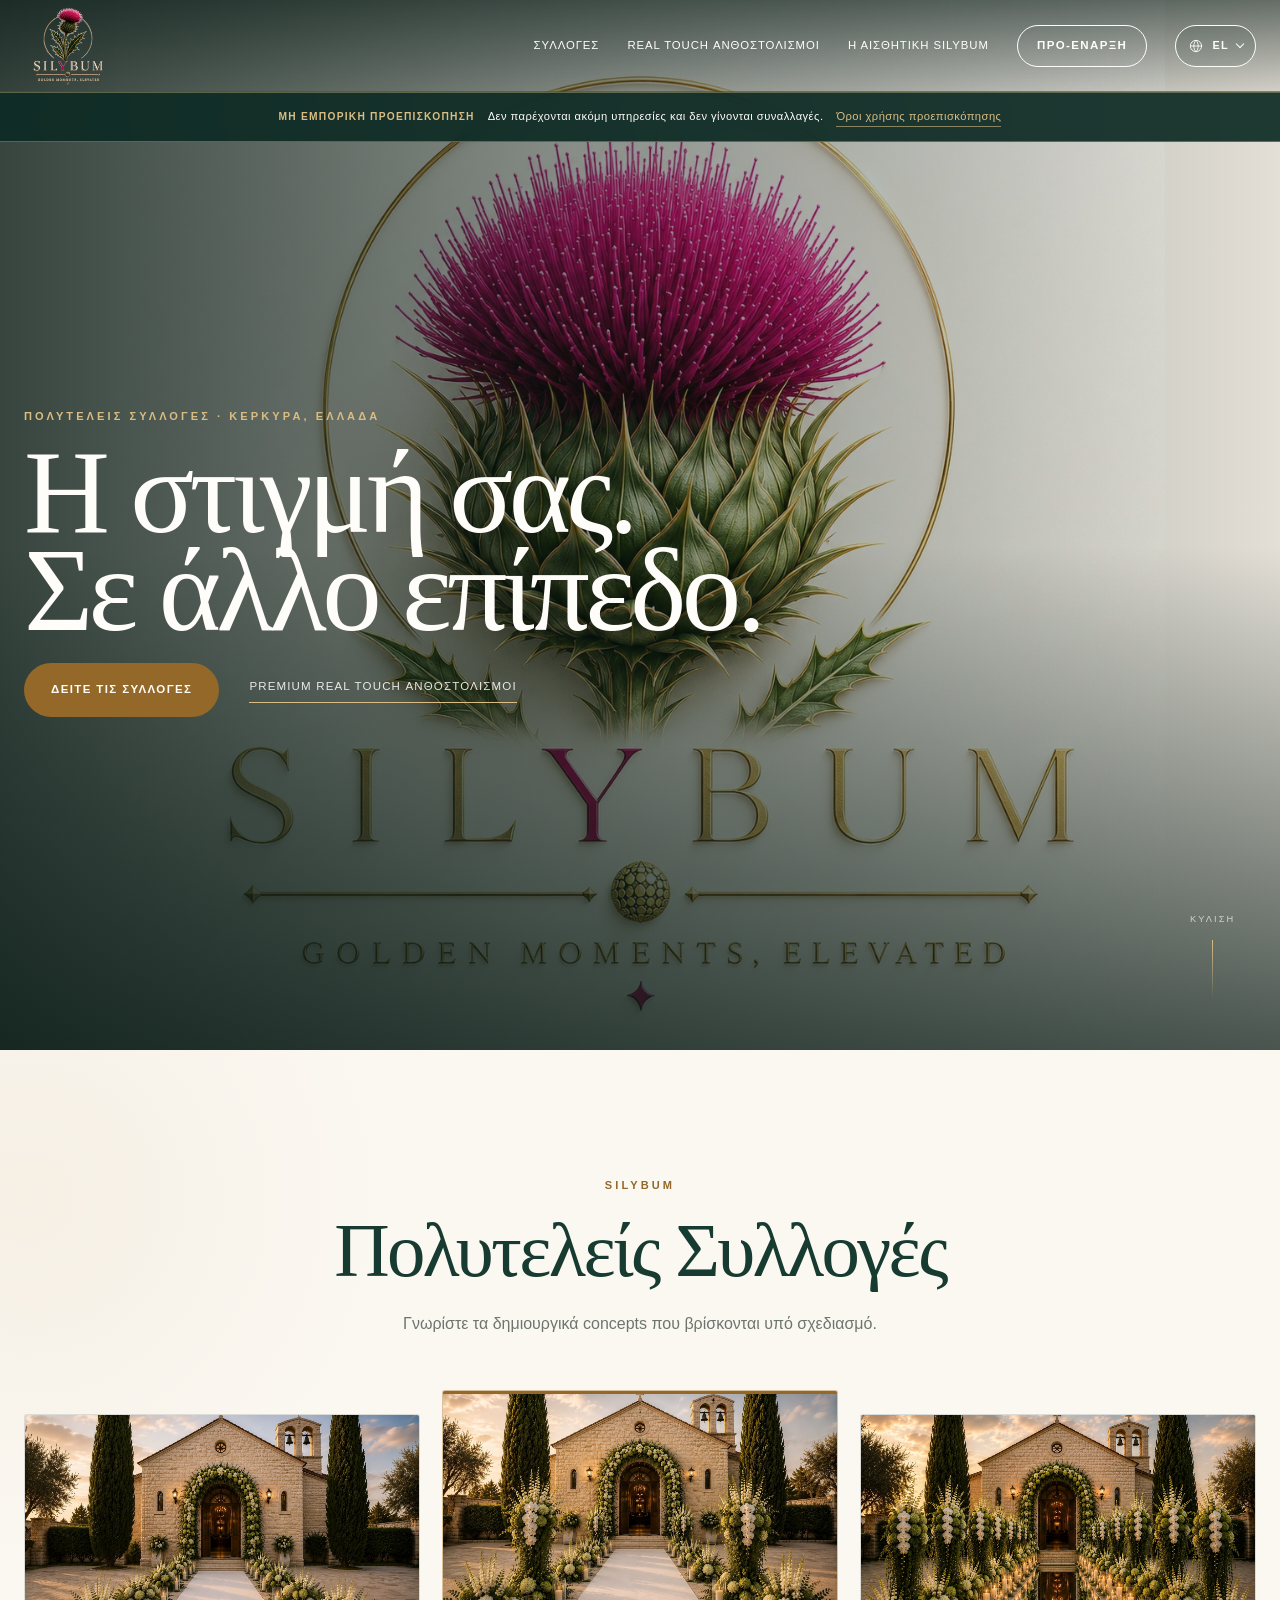
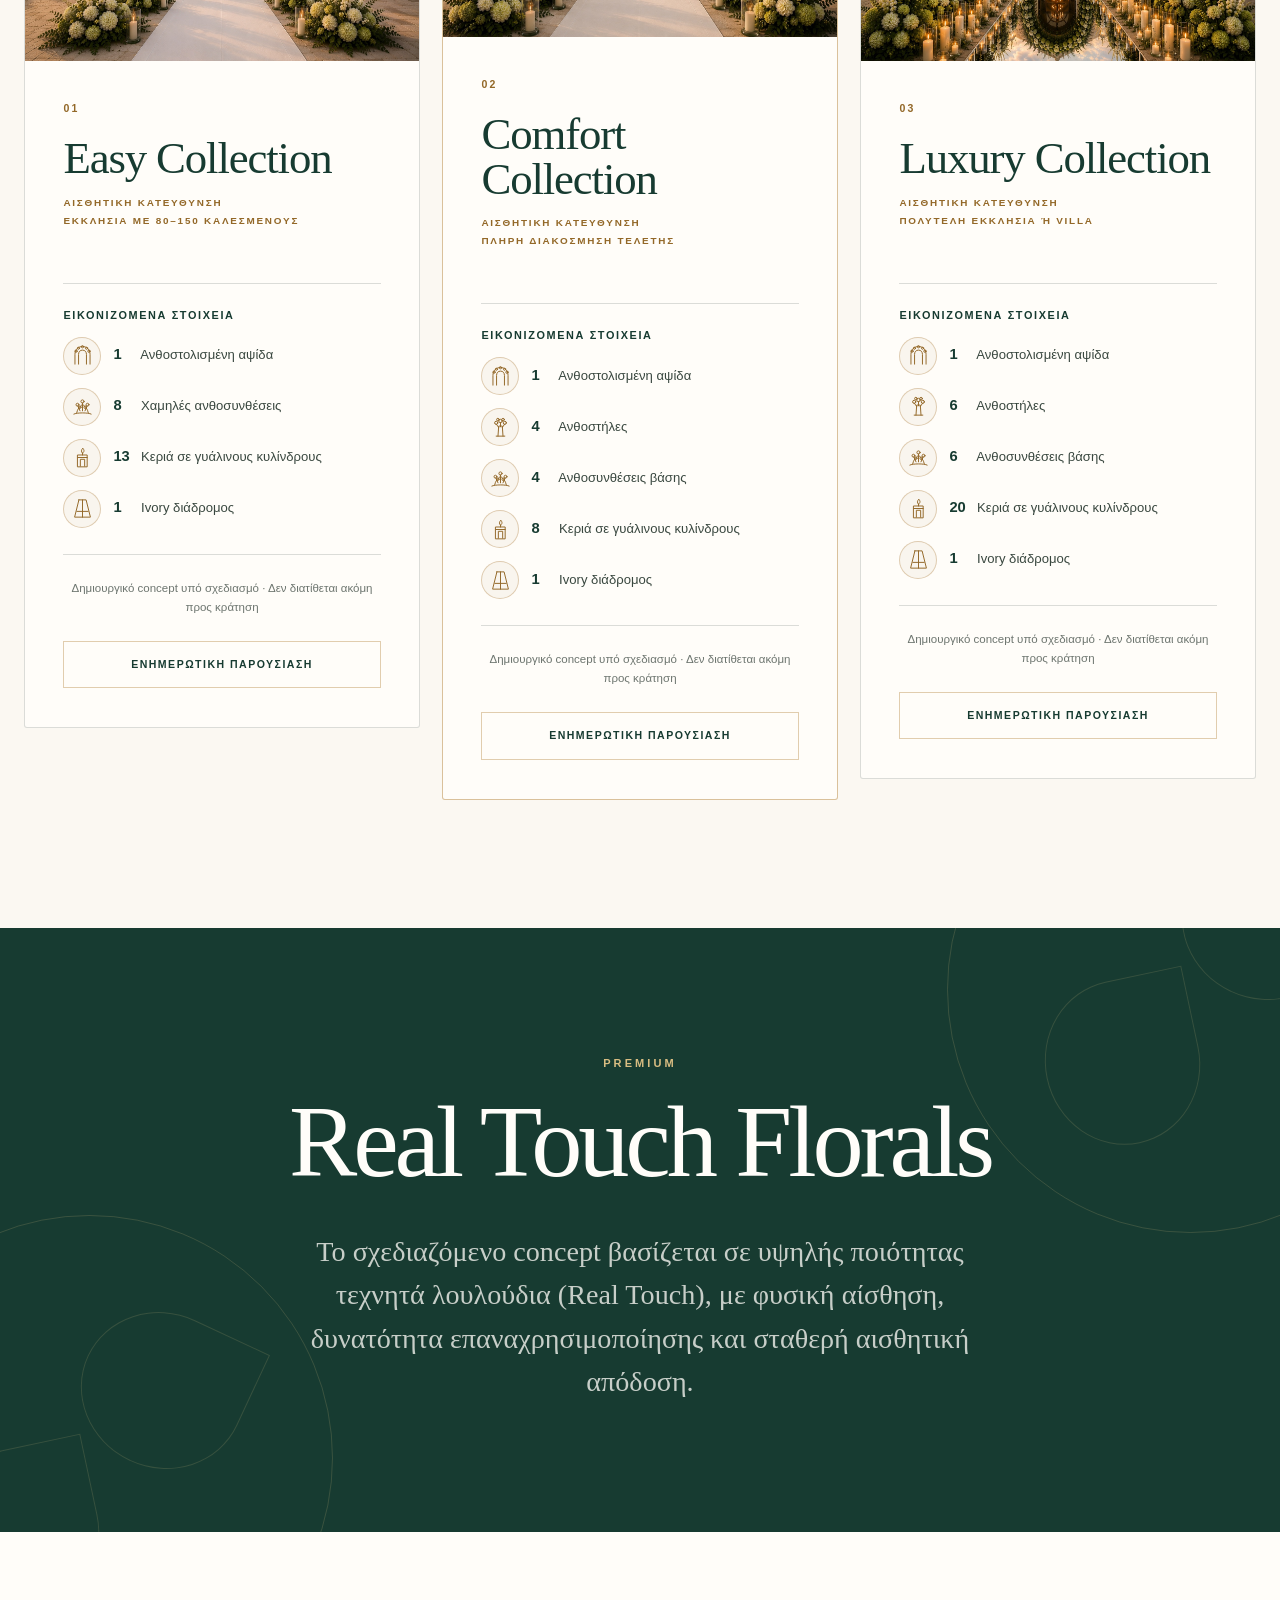
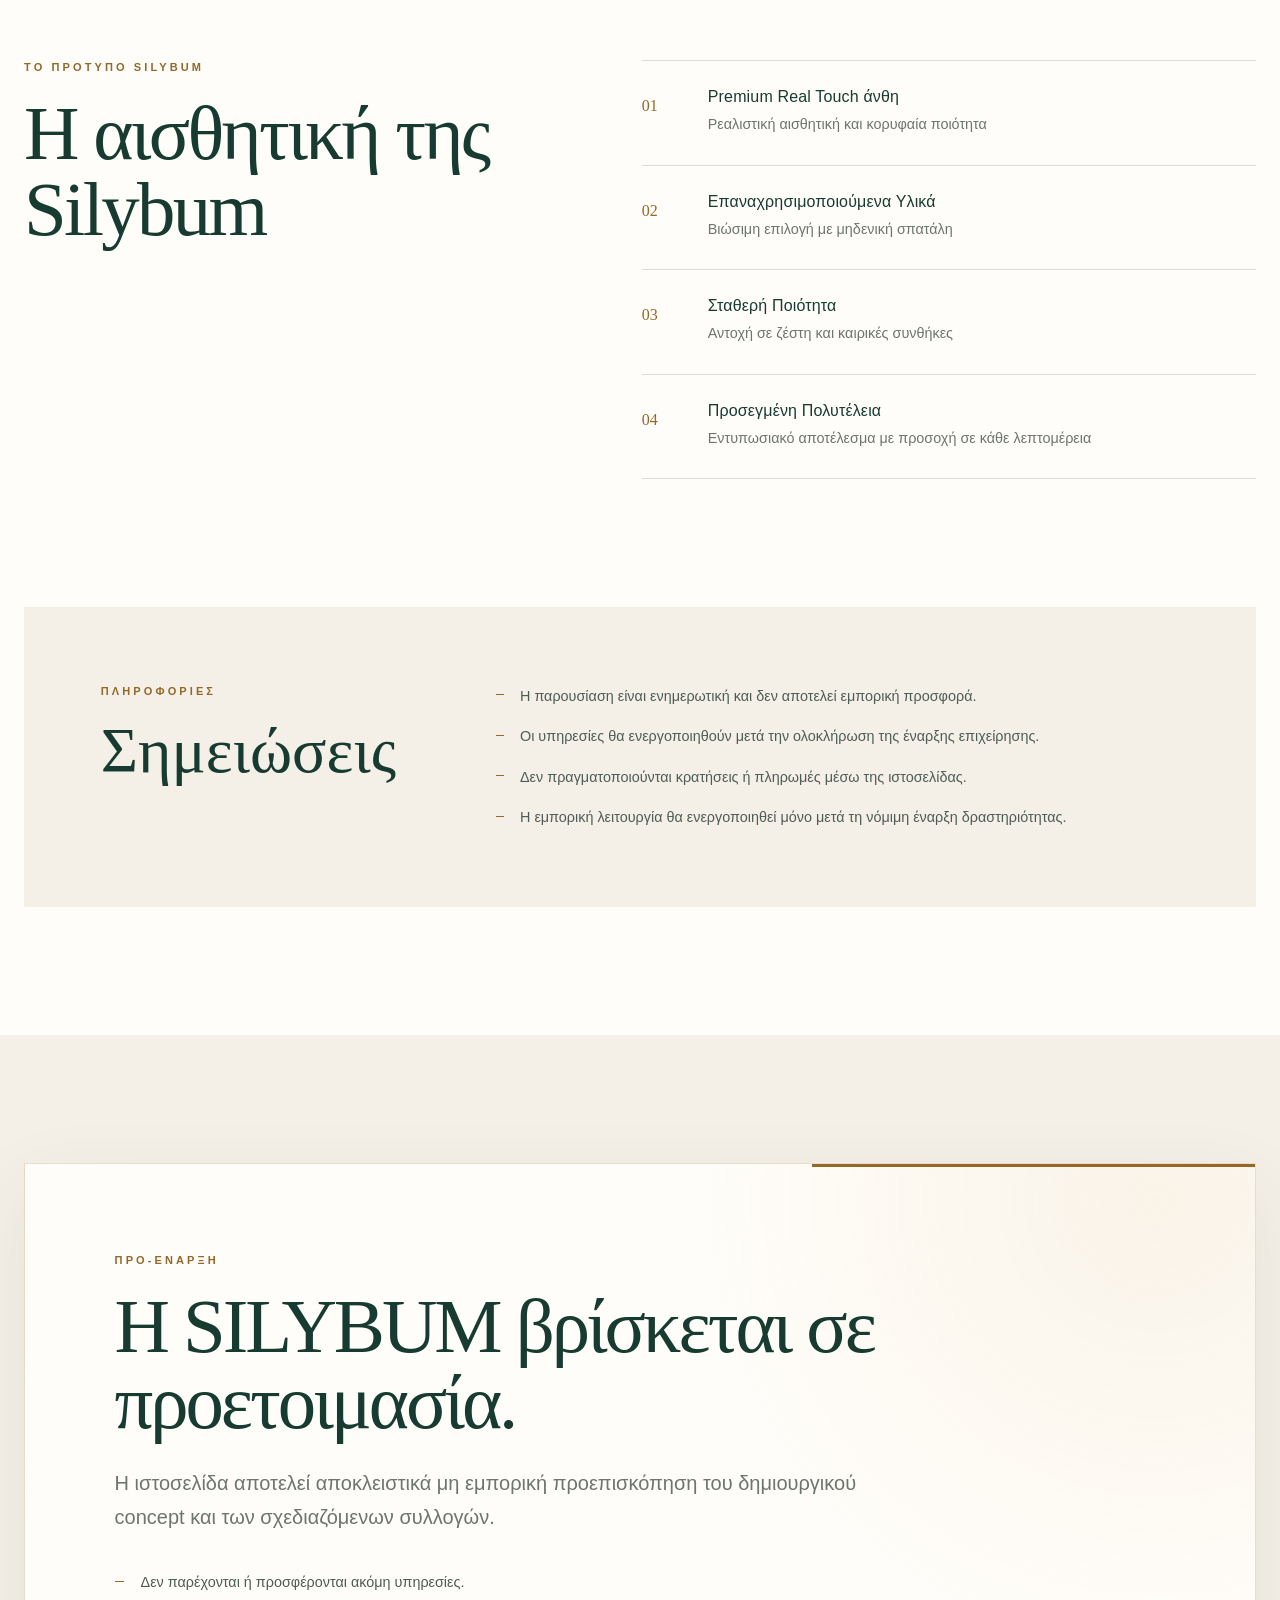
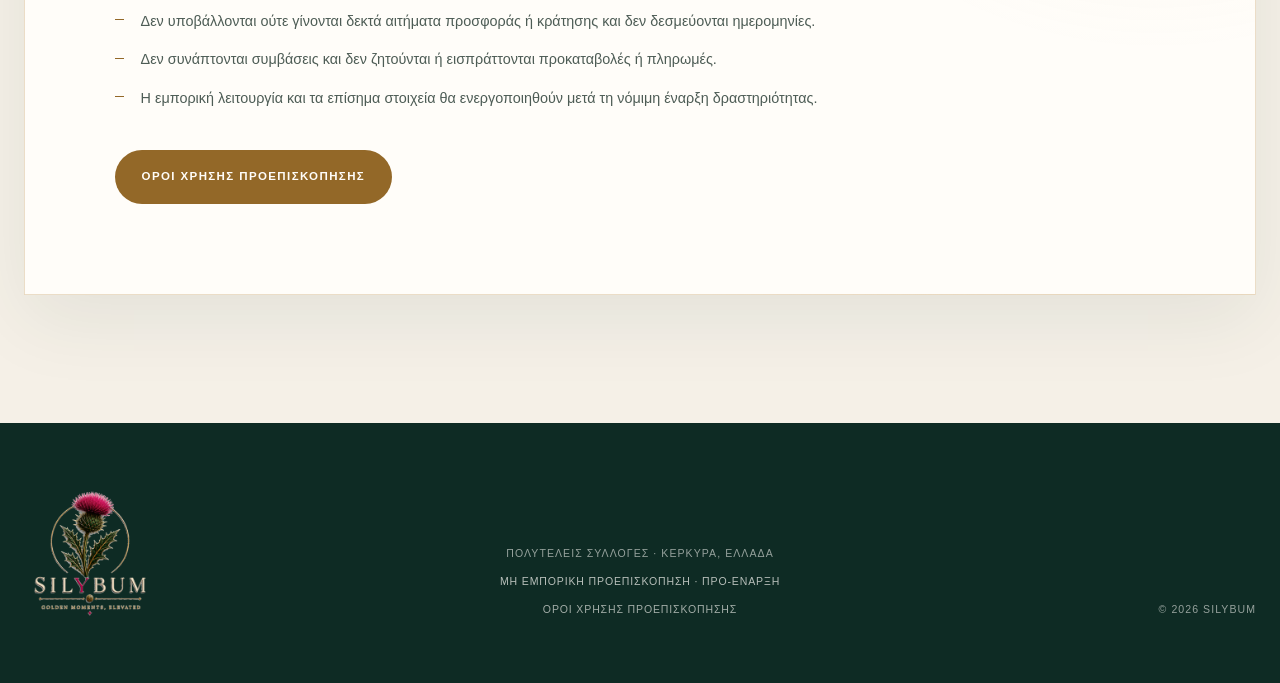
<file: index.html>
<!doctype html>
<html lang="el">
  <head>
    <meta charset="UTF-8" />
    <meta name="viewport" content="width=device-width, initial-scale=1" />
    <meta
      name="description"
      content="Μη εμπορική προεπισκόπηση του δημιουργικού project SILYBUM και των σχεδιαζόμενων Luxury Collections."
    />
    <meta name="theme-color" content="#17382f" />
    <title>SILYBUM | Golden Moments. Elevated.</title>

    <link rel="icon" type="image/png" href="assets/images/silybum-logo.png" />
    <link rel="stylesheet" href="css/style.css?v=20260714i" />
    <script src="js/translations.js?v=20260714i" defer></script>
    <script src="js/main.js?v=20260713" defer></script>
  </head>

  <body>
    <a class="skip-link" href="#main-content" data-i18n="a11y.skip">Μετάβαση στο περιεχόμενο</a>

    <svg class="icon-sprite" aria-hidden="true" focusable="false">
      <symbol id="icon-floral-arch" viewBox="0 0 32 32">
        <path d="M5.5 28V14.5C5.5 7.8 9.9 3.5 16 3.5s10.5 4.3 10.5 11V28" />
        <path d="M10.5 28V14.5c0-3.6 2.1-6 5.5-6s5.5 2.4 5.5 6V28" />
        <circle cx="7" cy="10" r="1.6" />
        <circle cx="10.3" cy="5.9" r="1.5" />
        <circle cx="16" cy="3.8" r="1.6" />
        <circle cx="21.7" cy="5.9" r="1.5" />
        <circle cx="25" cy="10" r="1.6" />
      </symbol>

      <symbol id="icon-floral-arrangement" viewBox="0 0 32 32">
        <path d="M4 26.5c4.2-2.2 19.8-2.2 24 0" />
        <path d="M8 24.5c1.1-5.2 3.7-8.3 8-11.5 4.3 3.2 6.9 6.3 8 11.5" />
        <path d="M16 22V11M12.5 22l-3-7M19.5 22l3-7" />
        <circle cx="16" cy="9" r="2.2" />
        <circle cx="9" cy="13.5" r="2" />
        <circle cx="23" cy="13.5" r="2" />
        <circle cx="12.2" cy="17" r="1.8" />
        <circle cx="19.8" cy="17" r="1.8" />
      </symbol>

      <symbol id="icon-flower-tower" viewBox="0 0 32 32">
        <path d="M10 28h12M12.5 28l1-14h5l1 14" />
        <path d="M16 15V9M13.5 16l-3.5-5M18.5 16l3.5-5" />
        <circle cx="16" cy="7" r="2.4" />
        <circle cx="10" cy="9.5" r="2.2" />
        <circle cx="22" cy="9.5" r="2.2" />
        <circle cx="12.4" cy="5" r="1.8" />
        <circle cx="19.6" cy="5" r="1.8" />
      </symbol>

      <symbol id="icon-candle" viewBox="0 0 32 32">
        <path d="M9.5 12.5h13V29h-13z" />
        <path d="M9.5 16h13M16 12.5V10" />
        <path d="M16 10c-2.3-1.8-1.8-4.5.4-7 2.2 2.7 2.5 5.2-.4 7Z" />
        <path d="M13 28V18.5h6V28" />
      </symbol>

      <symbol id="icon-runner" viewBox="0 0 32 32">
        <path d="M11 4h10l6 24H5l6-24Z" />
        <path d="M16 4v24M8.2 20h15.6" />
      </symbol>
    </svg>

    <header class="site-header" data-header>
      <div class="container site-header__inner">
        <a class="brand" href="#top" aria-label="SILYBUM — Αρχική" data-i18n-aria="a11y.home">
          <img
            class="brand__logo"
            src="assets/images/silybum-logo.png"
            alt="SILYBUM — Golden Moments. Elevated."
            width="320"
            height="320"
          />
        </a>

        <button
          class="menu-toggle"
          type="button"
          aria-expanded="false"
          aria-controls="primary-navigation"
          aria-label="Άνοιγμα μενού"
          data-i18n-aria="a11y.openMenu"
          data-menu-toggle
        >
          <span></span>
          <span></span>
        </button>

        <nav
          class="primary-navigation"
          id="primary-navigation"
          aria-label="Κύρια πλοήγηση"
          data-i18n-aria="a11y.primaryNav"
          data-menu
        >
          <a href="#collections" data-i18n="nav.collections">Συλλογές</a>
          <a href="#real-touch" data-i18n="nav.realTouch">Real Touch Florals</a>
          <a href="#why-silybum" data-i18n="nav.why">Η αισθητική Silybum</a>
          <a class="button button--small button--outline" href="#prelaunch" data-i18n="nav.contact">Προ-έναρξη</a>

          <div class="language-selector" data-language-selector>
            <button
              class="language-selector__trigger"
              type="button"
              aria-expanded="false"
              aria-haspopup="true"
              aria-controls="language-menu"
              aria-label="Αλλαγή γλώσσας: Ελληνικά"
              data-language-toggle
            >
              <svg viewBox="0 0 24 24" aria-hidden="true">
                <circle cx="12" cy="12" r="8.5"></circle>
                <path d="M3.8 12h16.4M12 3.5c2.2 2.3 3.3 5.1 3.3 8.5S14.2 18.2 12 20.5M12 3.5C9.8 5.8 8.7 8.6 8.7 12s1.1 6.2 3.3 8.5"></path>
              </svg>
              <span data-language-current>EL</span>
              <span class="language-selector__chevron" aria-hidden="true"></span>
            </button>

            <div
              class="language-selector__menu"
              id="language-menu"
              role="menu"
              aria-label="Επιλογή γλώσσας"
              data-i18n-aria="language.menuLabel"
              data-language-menu
              hidden
            >
              <button type="button" role="menuitemradio" aria-checked="true" data-language-option="el">
                <span>EL</span><span>Ελληνικά</span>
              </button>
              <button type="button" role="menuitemradio" aria-checked="false" data-language-option="en">
                <span>EN</span><span>English</span>
              </button>
              <button type="button" role="menuitemradio" aria-checked="false" data-language-option="de">
                <span>DE</span><span>Deutsch</span>
              </button>
              <button type="button" role="menuitemradio" aria-checked="false" data-language-option="fr">
                <span>FR</span><span>Français</span>
              </button>
              <button type="button" role="menuitemradio" aria-checked="false" data-language-option="it">
                <span>IT</span><span>Italiano</span>
              </button>
              <button type="button" role="menuitemradio" aria-checked="false" data-language-option="tr">
                <span>TR</span><span>Türkçe</span>
              </button>
              <button type="button" role="menuitemradio" aria-checked="false" data-language-option="zh">
                <span>ZH</span><span>中文</span>
              </button>
              <button type="button" role="menuitemradio" aria-checked="false" data-language-option="es">
                <span>ES</span><span>Español</span>
              </button>
            </div>
          </div>
        </nav>
      </div>
    </header>

    <main id="main-content">
      <section class="hero" id="top" aria-labelledby="hero-title">
        <div
          class="image-panel hero__media"
          data-image="assets/images/hero.jpg"
          role="img"
          aria-label="Το άνθος Silybum, σύμβολο του δημιουργικού project"
          data-i18n-aria="a11y.heroImage"
        >
          <span class="image-panel__fallback" aria-hidden="true">S</span>
        </div>

        <div class="hero__shade" aria-hidden="true"></div>

        <aside class="prelaunch-banner" aria-label="Κατάσταση προ-έναρξης">
          <div class="container prelaunch-banner__inner">
            <strong data-i18n="prelaunch.bannerTitle">Μη εμπορική προεπισκόπηση</strong>
            <span data-i18n="prelaunch.bannerBody">Δεν παρέχονται ακόμη υπηρεσίες και δεν γίνονται συναλλαγές.</span>
            <a href="terms.html" data-i18n="prelaunch.readNotice">Όροι χρήσης προεπισκόπησης</a>
          </div>
        </aside>

        <div class="container hero__content">
          <p class="eyebrow reveal" data-i18n="hero.eyebrow">Luxury Collections · Corfu, Greece</p>
          <h1 id="hero-title" class="reveal" data-i18n-html="hero.title">Η στιγμή σας.<br />Σε άλλο επίπεδο.</h1>
          <div class="hero__actions reveal">
            <a class="button button--gold" href="#collections" data-i18n="hero.viewCollections">Δείτε τις συλλογές</a>
            <a class="text-link" href="#real-touch" data-i18n="hero.realTouch">Premium Real Touch Florals</a>
          </div>
        </div>

        <a
          class="hero__scroll"
          href="#collections"
          aria-label="Μετάβαση στις συλλογές"
          data-i18n-aria="a11y.scrollCollections"
        >
          <span data-i18n="hero.scroll">Scroll</span>
          <span class="hero__scroll-line"></span>
        </a>
      </section>

      <section class="section collections" id="collections" aria-labelledby="collections-title">
        <div class="container">
          <div class="section-heading reveal">
            <p class="eyebrow">SILYBUM</p>
            <h2 id="collections-title" data-i18n="collections.title">Luxury Collections</h2>
            <p data-i18n="collections.intro">Γνωρίστε τα δημιουργικά concepts που βρίσκονται υπό σχεδιασμό.</p>
          </div>

          <div class="collection-grid">
            <article class="collection-card reveal">
              <div
                class="image-panel collection-card__image"
                data-image="assets/images/easy.jpg"
                role="img"
                aria-label="Easy Collection"
              >
                <span class="image-panel__fallback" aria-hidden="true">Easy</span>
              </div>

              <div class="collection-card__body">
                <div class="collection-card__topline">
                  <p class="collection-card__number">01</p>
                </div>
                <h3>Easy Collection</h3>
                <p class="collection-card__ideal">
                  <span data-i18n="collections.idealFor">Αισθητική κατεύθυνση</span>
                  <span data-i18n="collections.easyIdeal">Εκκλησία με 80–150 καλεσμένους</span>
                </p>

                <div class="collection-card__details">
                  <h4 data-i18n="collections.includes">Εικονιζόμενα στοιχεία</h4>
                  <ul class="collection-specs">
                    <li class="collection-spec">
                      <span class="collection-spec__icon" aria-hidden="true">
                        <svg viewBox="0 0 32 32"><use href="#icon-floral-arch"></use></svg>
                      </span>
                      <span class="collection-spec__copy"><strong>1</strong> <span data-i18n="items.arch">Ανθοστολισμένη αψίδα</span></span>
                    </li>
                    <li class="collection-spec">
                      <span class="collection-spec__icon" aria-hidden="true">
                        <svg viewBox="0 0 32 32"><use href="#icon-floral-arrangement"></use></svg>
                      </span>
                      <span class="collection-spec__copy"><strong>8</strong> <span data-i18n="items.lowArrangements">Χαμηλές ανθοσυνθέσεις</span></span>
                    </li>
                    <li class="collection-spec">
                      <span class="collection-spec__icon" aria-hidden="true">
                        <svg viewBox="0 0 32 32"><use href="#icon-candle"></use></svg>
                      </span>
                      <span class="collection-spec__copy"><strong>13</strong> <span data-i18n="items.candles">Κεριά σε γυάλινους κυλίνδρους</span></span>
                    </li>
                    <li class="collection-spec">
                      <span class="collection-spec__icon" aria-hidden="true">
                        <svg viewBox="0 0 32 32"><use href="#icon-runner"></use></svg>
                      </span>
                      <span class="collection-spec__copy"><strong>1</strong> <span data-i18n="items.runner">Ivory διάδρομος</span></span>
                    </li>
                  </ul>
                </div>

                <p class="collection-card__concept-note" data-i18n="collections.conceptNote">Δημιουργικό concept υπό σχεδιασμό · Δεν διατίθεται ακόμη προς κράτηση</p>

                <p class="collection-card__status" data-i18n="actions.previewOnly">Ενημερωτική παρουσίαση</p>
              </div>
            </article>

            <article class="collection-card collection-card--featured reveal">
              <div
                class="image-panel collection-card__image"
                data-image="assets/images/comfort.jpg"
                role="img"
                aria-label="Comfort Collection"
              >
                <span class="image-panel__fallback" aria-hidden="true">Comfort</span>
              </div>

              <div class="collection-card__body">
                <div class="collection-card__topline">
                  <p class="collection-card__number">02</p>
                </div>
                <h3>Comfort Collection</h3>
                <p class="collection-card__ideal">
                  <span data-i18n="collections.idealFor">Αισθητική κατεύθυνση</span>
                  <span data-i18n="collections.comfortIdeal">Πλήρη διακόσμηση τελετής</span>
                </p>

                <div class="collection-card__details">
                  <h4 data-i18n="collections.includes">Εικονιζόμενα στοιχεία</h4>
                  <ul class="collection-specs">
                    <li class="collection-spec">
                      <span class="collection-spec__icon" aria-hidden="true">
                        <svg viewBox="0 0 32 32"><use href="#icon-floral-arch"></use></svg>
                      </span>
                      <span class="collection-spec__copy"><strong>1</strong> <span data-i18n="items.arch">Ανθοστολισμένη αψίδα</span></span>
                    </li>
                    <li class="collection-spec">
                      <span class="collection-spec__icon" aria-hidden="true">
                        <svg viewBox="0 0 32 32"><use href="#icon-flower-tower"></use></svg>
                      </span>
                      <span class="collection-spec__copy"><strong>4</strong> <span data-i18n="items.flowerTowers">Ανθοστήλες</span></span>
                    </li>
                    <li class="collection-spec">
                      <span class="collection-spec__icon" aria-hidden="true">
                        <svg viewBox="0 0 32 32"><use href="#icon-floral-arrangement"></use></svg>
                      </span>
                      <span class="collection-spec__copy"><strong>4</strong> <span data-i18n="items.baseArrangements">Ανθοσυνθέσεις βάσης</span></span>
                    </li>
                    <li class="collection-spec">
                      <span class="collection-spec__icon" aria-hidden="true">
                        <svg viewBox="0 0 32 32"><use href="#icon-candle"></use></svg>
                      </span>
                      <span class="collection-spec__copy"><strong>8</strong> <span data-i18n="items.candles">Κεριά σε γυάλινους κυλίνδρους</span></span>
                    </li>
                    <li class="collection-spec">
                      <span class="collection-spec__icon" aria-hidden="true">
                        <svg viewBox="0 0 32 32"><use href="#icon-runner"></use></svg>
                      </span>
                      <span class="collection-spec__copy"><strong>1</strong> <span data-i18n="items.runner">Ivory διάδρομος</span></span>
                    </li>
                  </ul>
                </div>

                <p class="collection-card__concept-note" data-i18n="collections.conceptNote">Δημιουργικό concept υπό σχεδιασμό · Δεν διατίθεται ακόμη προς κράτηση</p>

                <p class="collection-card__status" data-i18n="actions.previewOnly">Ενημερωτική παρουσίαση</p>
              </div>
            </article>

            <article class="collection-card reveal">
              <div
                class="image-panel collection-card__image"
                data-image="assets/images/luxury.jpg"
                role="img"
                aria-label="Luxury Collection"
              >
                <span class="image-panel__fallback" aria-hidden="true">Luxury</span>
              </div>

              <div class="collection-card__body">
                <div class="collection-card__topline">
                  <p class="collection-card__number">03</p>
                </div>
                <h3>Luxury Collection</h3>
                <p class="collection-card__ideal">
                  <span data-i18n="collections.idealFor">Αισθητική κατεύθυνση</span>
                  <span data-i18n="collections.luxuryIdeal">Πολυτελή εκκλησία ή villa</span>
                </p>

                <div class="collection-card__details">
                  <h4 data-i18n="collections.includes">Εικονιζόμενα στοιχεία</h4>
                  <ul class="collection-specs">
                    <li class="collection-spec">
                      <span class="collection-spec__icon" aria-hidden="true">
                        <svg viewBox="0 0 32 32"><use href="#icon-floral-arch"></use></svg>
                      </span>
                      <span class="collection-spec__copy"><strong>1</strong> <span data-i18n="items.arch">Ανθοστολισμένη αψίδα</span></span>
                    </li>
                    <li class="collection-spec">
                      <span class="collection-spec__icon" aria-hidden="true">
                        <svg viewBox="0 0 32 32"><use href="#icon-flower-tower"></use></svg>
                      </span>
                      <span class="collection-spec__copy"><strong>6</strong> <span data-i18n="items.flowerTowers">Ανθοστήλες</span></span>
                    </li>
                    <li class="collection-spec">
                      <span class="collection-spec__icon" aria-hidden="true">
                        <svg viewBox="0 0 32 32"><use href="#icon-floral-arrangement"></use></svg>
                      </span>
                      <span class="collection-spec__copy"><strong>6</strong> <span data-i18n="items.baseArrangements">Ανθοσυνθέσεις βάσης</span></span>
                    </li>
                    <li class="collection-spec">
                      <span class="collection-spec__icon" aria-hidden="true">
                        <svg viewBox="0 0 32 32"><use href="#icon-candle"></use></svg>
                      </span>
                      <span class="collection-spec__copy"><strong>20</strong> <span data-i18n="items.candles">Κεριά σε γυάλινους κυλίνδρους</span></span>
                    </li>
                    <li class="collection-spec">
                      <span class="collection-spec__icon" aria-hidden="true">
                        <svg viewBox="0 0 32 32"><use href="#icon-runner"></use></svg>
                      </span>
                      <span class="collection-spec__copy"><strong>1</strong> <span data-i18n="items.runner">Ivory διάδρομος</span></span>
                    </li>
                  </ul>
                </div>

                <p class="collection-card__concept-note" data-i18n="collections.conceptNote">Δημιουργικό concept υπό σχεδιασμό · Δεν διατίθεται ακόμη προς κράτηση</p>

                <p class="collection-card__status" data-i18n="actions.previewOnly">Ενημερωτική παρουσίαση</p>
              </div>
            </article>
          </div>
        </div>
      </section>

      <section class="section real-touch" id="real-touch" aria-labelledby="real-touch-title">
        <div class="real-touch__botanical real-touch__botanical--left" aria-hidden="true"></div>
        <div class="real-touch__botanical real-touch__botanical--right" aria-hidden="true"></div>

        <div class="container real-touch__inner reveal">
          <p class="eyebrow" data-i18n="realTouch.eyebrow">Premium</p>
          <h2 id="real-touch-title" data-i18n="realTouch.title">Real Touch Florals</h2>
          <p data-i18n="realTouch.body">
            Το σχεδιαζόμενο concept βασίζεται σε υψηλής ποιότητας τεχνητά λουλούδια (Real Touch), με φυσική
            αίσθηση, δυνατότητα επαναχρησιμοποίησης και σταθερή αισθητική απόδοση.
          </p>
        </div>
      </section>

      <section class="section why-silybum" id="why-silybum" aria-labelledby="why-title">
        <div class="container why-silybum__layout">
          <div class="section-heading section-heading--left reveal">
            <p class="eyebrow" data-i18n="why.eyebrow">The Silybum Standard</p>
            <h2 id="why-title" data-i18n="why.title">Η αισθητική της Silybum</h2>
          </div>

          <div class="reason-list">
            <article class="reason reveal">
              <p class="reason__number">01</p>
              <div>
                <h3 data-i18n="why.reason1Title">Premium Real Touch Flowers</h3>
                <p data-i18n="why.reason1Body">Ρεαλιστική αισθητική και κορυφαία ποιότητα</p>
              </div>
            </article>
            <article class="reason reveal">
              <p class="reason__number">02</p>
              <div>
                <h3 data-i18n="why.reason2Title">Επαναχρησιμοποιούμενα Υλικά</h3>
                <p data-i18n="why.reason2Body">Βιώσιμη επιλογή με μηδενική σπατάλη</p>
              </div>
            </article>
            <article class="reason reveal">
              <p class="reason__number">03</p>
              <div>
                <h3 data-i18n="why.reason3Title">Σταθερή Ποιότητα</h3>
                <p data-i18n="why.reason3Body">Αντοχή σε ζέστη και καιρικές συνθήκες</p>
              </div>
            </article>
            <article class="reason reveal">
              <p class="reason__number">04</p>
              <div>
                <h3 data-i18n="why.reason4Title">Προσεγμένη Πολυτέλεια</h3>
                <p data-i18n="why.reason4Body">Εντυπωσιακό αποτέλεσμα με προσοχή σε κάθε λεπτομέρεια</p>
              </div>
            </article>
          </div>
        </div>
      </section>

      <section class="section notes" aria-labelledby="notes-title">
        <div class="container notes__box reveal">
          <div>
            <p class="eyebrow" data-i18n="notes.eyebrow">Information</p>
            <h2 id="notes-title" data-i18n="notes.title">Σημειώσεις</h2>
          </div>
          <ul>
            <li data-i18n="notes.vat">Η παρουσίαση είναι ενημερωτική και δεν αποτελεί εμπορική προσφορά.</li>
            <li data-i18n="notes.corfu">Οι υπηρεσίες θα ενεργοποιηθούν μετά την ολοκλήρωση της έναρξης επιχείρησης.</li>
            <li data-i18n="notes.remote">Δεν πραγματοποιούνται κρατήσεις ή πληρωμές μέσω της ιστοσελίδας.</li>
            <li data-i18n="notes.tailored">Η εμπορική λειτουργία θα ενεργοποιηθεί μόνο μετά τη νόμιμη έναρξη δραστηριότητας.</li>
          </ul>
        </div>
      </section>

      <section class="section prelaunch" id="prelaunch" aria-labelledby="prelaunch-title">
        <div class="container">
          <div class="prelaunch__panel reveal">
            <p class="eyebrow" data-i18n="contact.eyebrow">Προ-έναρξη</p>
            <h2 id="prelaunch-title" data-i18n="contact.title">Η SILYBUM βρίσκεται σε προετοιμασία.</h2>
            <p class="prelaunch__intro" data-i18n="contact.intro">
              Η ιστοσελίδα αποτελεί αποκλειστικά μη εμπορική προεπισκόπηση του δημιουργικού concept και των σχεδιαζόμενων συλλογών.
            </p>
            <ul class="prelaunch__list">
              <li data-i18n="prelaunch.noServices">Δεν παρέχονται ή προσφέρονται ακόμη υπηρεσίες.</li>
              <li data-i18n="prelaunch.noEnquiries">Δεν υποβάλλονται ούτε γίνονται δεκτά αιτήματα προσφοράς ή κράτησης και δεν δεσμεύονται ημερομηνίες.</li>
              <li data-i18n="prelaunch.noPayments">Δεν συνάπτονται συμβάσεις και δεν ζητούνται ή εισπράττονται προκαταβολές ή πληρωμές.</li>
              <li data-i18n="prelaunch.officialDetails">Η εμπορική λειτουργία και τα επίσημα στοιχεία θα ενεργοποιηθούν μετά τη νόμιμη έναρξη δραστηριότητας.</li>
            </ul>
            <a class="button button--gold" href="terms.html" data-i18n="prelaunch.readNotice">Όροι χρήσης προεπισκόπησης</a>
          </div>
        </div>
      </section>
    </main>

    <footer class="site-footer">
      <div class="container site-footer__inner">
        <a class="brand brand--footer" href="#top" aria-label="SILYBUM — Αρχική" data-i18n-aria="a11y.home">
          <img
            class="brand__logo"
            src="assets/images/silybum-logo.png"
            alt="SILYBUM — Golden Moments. Elevated."
            width="320"
            height="320"
          />
        </a>
        <div class="site-footer__details">
          <p data-i18n="footer.location">Luxury Collections · Corfu, Greece</p>
          <span class="site-footer__status" data-i18n="footer.prelaunch">Μη εμπορική προεπισκόπηση · Προ-έναρξη</span>
          <a class="site-footer__legal" href="terms.html" data-i18n="footer.terms">Όροι χρήσης προεπισκόπησης</a>
        </div>
        <p>© <span data-year></span> SILYBUM</p>
      </div>
    </footer>
  </body>
</html>
</file>
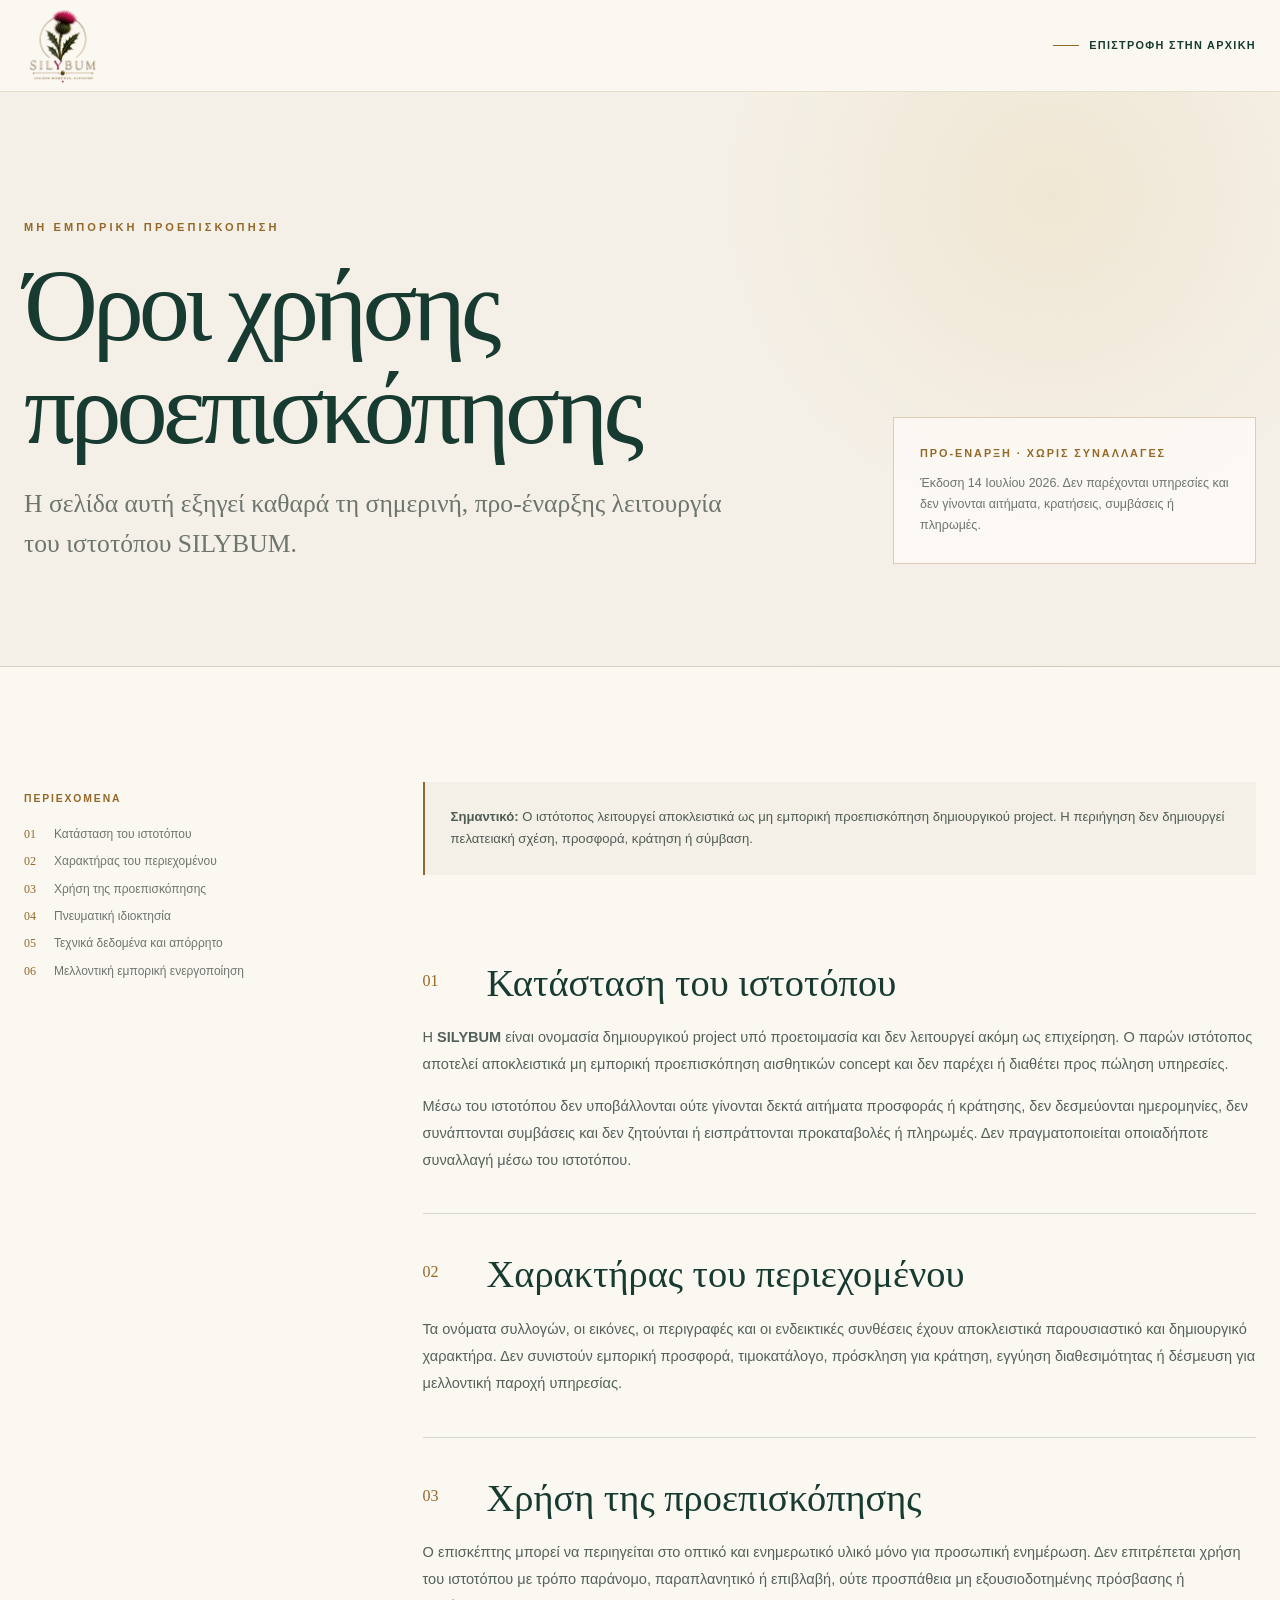
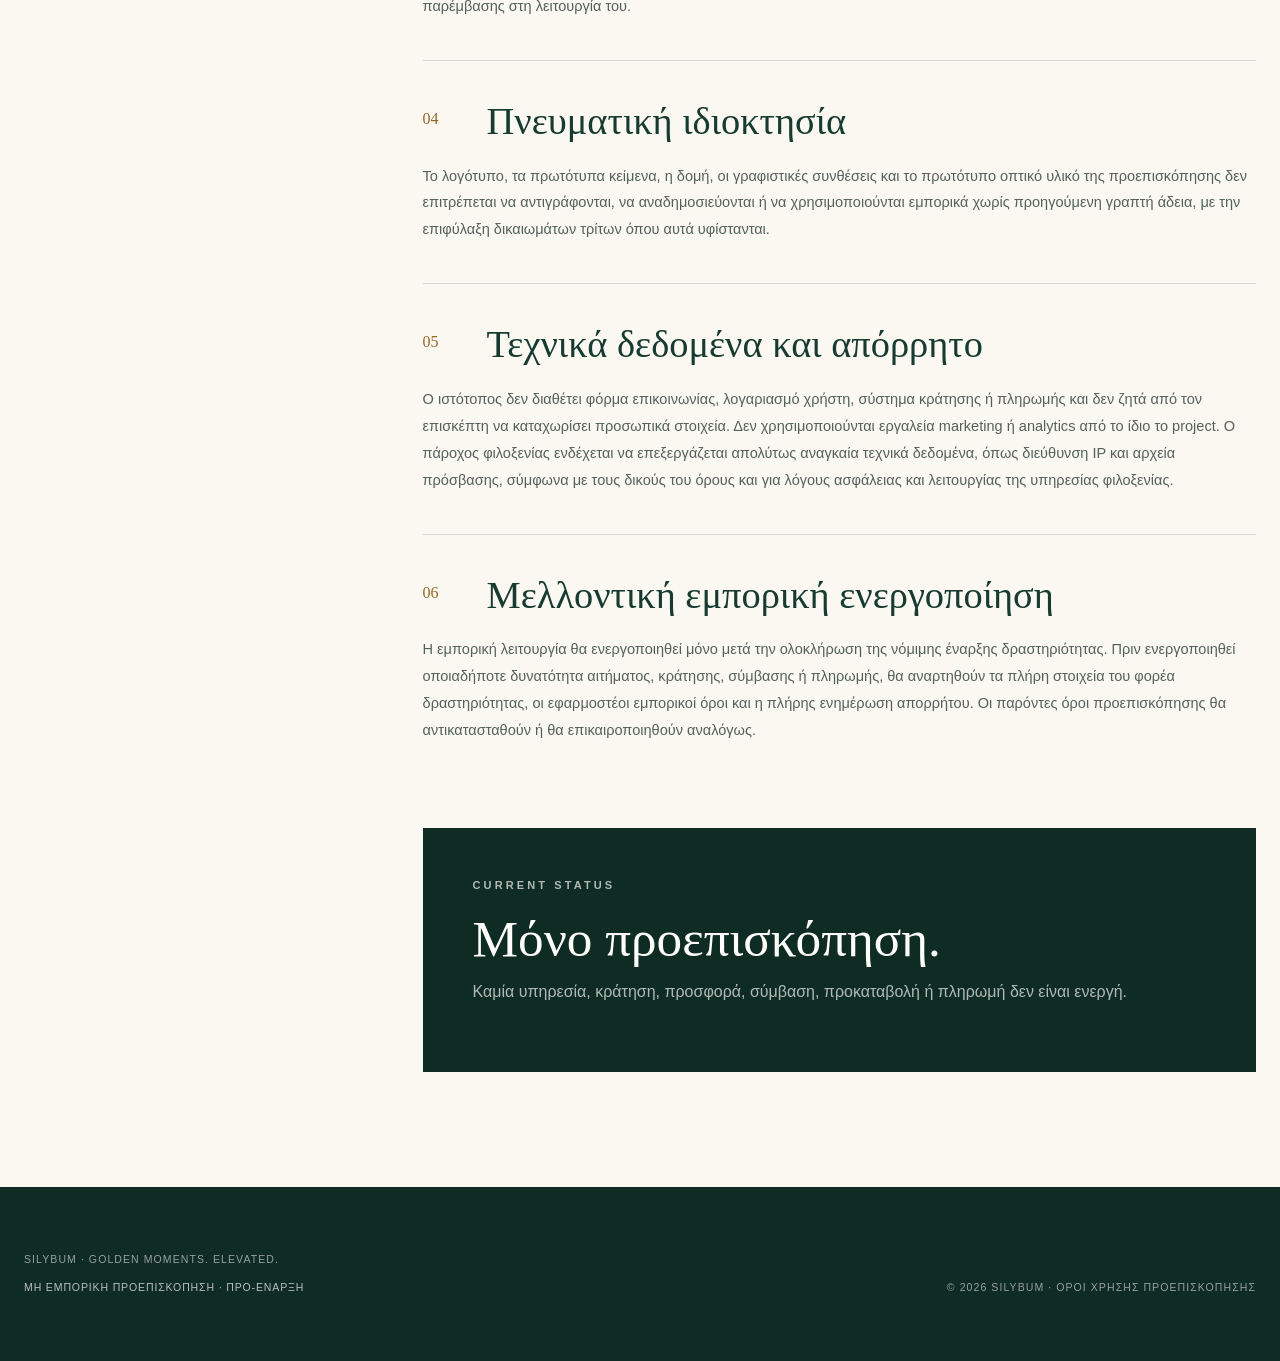
<file: terms.html>
<!doctype html>
<html lang="el">
  <head>
    <meta charset="UTF-8" />
    <meta name="viewport" content="width=device-width, initial-scale=1" />
    <meta
      name="description"
      content="Όροι χρήσης της μη εμπορικής προεπισκόπησης του δημιουργικού project SILYBUM."
    />
    <meta name="theme-color" content="#17382f" />
    <title>Όροι χρήσης προεπισκόπησης | SILYBUM</title>

    <link rel="icon" type="image/png" href="assets/images/silybum-logo.png" />
    <link rel="stylesheet" href="css/style.css?v=20260714i" />
  </head>

  <body class="legal-page">
    <a class="skip-link" href="#legal-content">Μετάβαση στους όρους</a>

    <header class="legal-header">
      <div class="container legal-header__inner">
        <a class="brand" href="index.html#top" aria-label="SILYBUM — Αρχική">
          <img
            class="brand__logo"
            src="assets/images/silybum-logo.png"
            alt="SILYBUM — Golden Moments. Elevated."
            width="320"
            height="320"
          />
        </a>
        <a class="legal-header__back" href="index.html#top">Επιστροφή στην αρχική</a>
      </div>
    </header>

    <main id="legal-content">
      <section class="legal-hero" aria-labelledby="legal-title">
        <div class="container legal-hero__inner">
          <div>
            <p class="eyebrow">Μη εμπορική προεπισκόπηση</p>
            <h1 id="legal-title">Όροι χρήσης<br />προεπισκόπησης</h1>
            <p class="legal-hero__intro">
              Η σελίδα αυτή εξηγεί καθαρά τη σημερινή, προ-έναρξης λειτουργία του ιστοτόπου SILYBUM.
            </p>
          </div>
          <aside class="legal-status" aria-label="Κατάσταση ιστοτόπου">
            <strong>Προ-έναρξη · χωρίς συναλλαγές</strong>
            <span>Έκδοση 14 Ιουλίου 2026. Δεν παρέχονται υπηρεσίες και δεν γίνονται αιτήματα, κρατήσεις, συμβάσεις ή πληρωμές.</span>
          </aside>
        </div>
      </section>

      <div class="container legal-layout">
        <nav class="legal-toc" aria-label="Περιεχόμενα όρων">
          <p class="legal-toc__label">Περιεχόμενα</p>
          <ol>
            <li><a href="#status">Κατάσταση του ιστοτόπου</a></li>
            <li><a href="#content">Χαρακτήρας του περιεχομένου</a></li>
            <li><a href="#use">Χρήση της προεπισκόπησης</a></li>
            <li><a href="#rights">Πνευματική ιδιοκτησία</a></li>
            <li><a href="#privacy">Τεχνικά δεδομένα και απόρρητο</a></li>
            <li><a href="#future">Μελλοντική εμπορική ενεργοποίηση</a></li>
          </ol>
        </nav>

        <article class="legal-content">
          <p class="legal-alert">
            <strong>Σημαντικό:</strong> Ο ιστότοπος λειτουργεί αποκλειστικά ως μη εμπορική προεπισκόπηση
            δημιουργικού project. Η περιήγηση δεν δημιουργεί πελατειακή σχέση, προσφορά, κράτηση ή σύμβαση.
          </p>

          <section class="legal-section" id="status">
            <div class="legal-section__heading"><span class="legal-section__number">01</span><h2>Κατάσταση του ιστοτόπου</h2></div>
            <p>
              Η <strong>SILYBUM</strong> είναι ονομασία δημιουργικού project υπό προετοιμασία και δεν λειτουργεί
              ακόμη ως επιχείρηση. Ο παρών ιστότοπος αποτελεί αποκλειστικά μη εμπορική προεπισκόπηση αισθητικών
              concept και δεν παρέχει ή διαθέτει προς πώληση υπηρεσίες.
            </p>
            <p>
              Μέσω του ιστοτόπου δεν υποβάλλονται ούτε γίνονται δεκτά αιτήματα προσφοράς ή κράτησης, δεν
              δεσμεύονται ημερομηνίες, δεν συνάπτονται συμβάσεις και δεν ζητούνται ή εισπράττονται προκαταβολές
              ή πληρωμές. Δεν πραγματοποιείται οποιαδήποτε συναλλαγή μέσω του ιστοτόπου.
            </p>
          </section>

          <section class="legal-section" id="content">
            <div class="legal-section__heading"><span class="legal-section__number">02</span><h2>Χαρακτήρας του περιεχομένου</h2></div>
            <p>
              Τα ονόματα συλλογών, οι εικόνες, οι περιγραφές και οι ενδεικτικές συνθέσεις έχουν αποκλειστικά
              παρουσιαστικό και δημιουργικό χαρακτήρα. Δεν συνιστούν εμπορική προσφορά, τιμοκατάλογο, πρόσκληση
              για κράτηση, εγγύηση διαθεσιμότητας ή δέσμευση για μελλοντική παροχή υπηρεσίας.
            </p>
          </section>

          <section class="legal-section" id="use">
            <div class="legal-section__heading"><span class="legal-section__number">03</span><h2>Χρήση της προεπισκόπησης</h2></div>
            <p>
              Ο επισκέπτης μπορεί να περιηγείται στο οπτικό και ενημερωτικό υλικό μόνο για προσωπική ενημέρωση.
              Δεν επιτρέπεται χρήση του ιστοτόπου με τρόπο παράνομο, παραπλανητικό ή επιβλαβή, ούτε προσπάθεια
              μη εξουσιοδοτημένης πρόσβασης ή παρέμβασης στη λειτουργία του.
            </p>
          </section>

          <section class="legal-section" id="rights">
            <div class="legal-section__heading"><span class="legal-section__number">04</span><h2>Πνευματική ιδιοκτησία</h2></div>
            <p>
              Το λογότυπο, τα πρωτότυπα κείμενα, η δομή, οι γραφιστικές συνθέσεις και το πρωτότυπο οπτικό υλικό
              της προεπισκόπησης δεν επιτρέπεται να αντιγράφονται, να αναδημοσιεύονται ή να χρησιμοποιούνται
              εμπορικά χωρίς προηγούμενη γραπτή άδεια, με την επιφύλαξη δικαιωμάτων τρίτων όπου αυτά υφίστανται.
            </p>
          </section>

          <section class="legal-section" id="privacy">
            <div class="legal-section__heading"><span class="legal-section__number">05</span><h2>Τεχνικά δεδομένα και απόρρητο</h2></div>
            <p>
              Ο ιστότοπος δεν διαθέτει φόρμα επικοινωνίας, λογαριασμό χρήστη, σύστημα κράτησης ή πληρωμής και δεν
              ζητά από τον επισκέπτη να καταχωρίσει προσωπικά στοιχεία. Δεν χρησιμοποιούνται εργαλεία marketing
              ή analytics από το ίδιο το project. Ο πάροχος φιλοξενίας ενδέχεται να επεξεργάζεται απολύτως
              αναγκαία τεχνικά δεδομένα, όπως διεύθυνση IP και αρχεία πρόσβασης, σύμφωνα με τους δικούς του όρους
              και για λόγους ασφάλειας και λειτουργίας της υπηρεσίας φιλοξενίας.
            </p>
          </section>

          <section class="legal-section" id="future">
            <div class="legal-section__heading"><span class="legal-section__number">06</span><h2>Μελλοντική εμπορική ενεργοποίηση</h2></div>
            <p>
              Η εμπορική λειτουργία θα ενεργοποιηθεί μόνο μετά την ολοκλήρωση της νόμιμης έναρξης δραστηριότητας.
              Πριν ενεργοποιηθεί οποιαδήποτε δυνατότητα αιτήματος, κράτησης, σύμβασης ή πληρωμής, θα αναρτηθούν τα
              πλήρη στοιχεία του φορέα δραστηριότητας, οι εφαρμοστέοι εμπορικοί όροι και η πλήρης ενημέρωση
              απορρήτου. Οι παρόντες όροι προεπισκόπησης θα αντικατασταθούν ή θα επικαιροποιηθούν αναλόγως.
            </p>
          </section>

          <aside class="legal-contact-box">
            <p class="eyebrow">Current status</p>
            <h2>Μόνο προεπισκόπηση.</h2>
            <p>Καμία υπηρεσία, κράτηση, προσφορά, σύμβαση, προκαταβολή ή πληρωμή δεν είναι ενεργή.</p>
          </aside>
        </article>
      </div>
    </main>

    <footer class="site-footer">
      <div class="container site-footer__inner">
        <div class="site-footer__details legal-footer__details">
          <p>SILYBUM · Golden Moments. Elevated.</p>
          <span class="site-footer__status">Μη εμπορική προεπισκόπηση · Προ-έναρξη</span>
        </div>
        <p>© 2026 SILYBUM · Όροι χρήσης προεπισκόπησης</p>
      </div>
    </footer>
  </body>
</html>
</file>
<file: css/style.css>
:root {
  --ivory: #f5f0e7;
  --cream: #fbf8f2;
  --paper: #fffdf9;
  --forest: #173b31;
  --forest-deep: #0e2b24;
  --forest-soft: #31574b;
  --gold: #936828;
  --gold-light: #d9bd82;
  --ink: #20312b;
  --muted: #6d756f;
  --line: rgba(32, 49, 43, 0.16);
  --white-line: rgba(255, 253, 249, 0.2);
  --shadow: 0 28px 70px rgba(24, 48, 39, 0.12);
  --serif: "Bodoni 72", Didot, Georgia, "Times New Roman", serif;
  --sans: "Avenir Next", Avenir, -apple-system, BlinkMacSystemFont, "Segoe UI", sans-serif;
  --container: min(1240px, calc(100% - 48px));
  --header-height: 92px;
  --ease: cubic-bezier(0.22, 1, 0.36, 1);
}

html[data-language="zh"] {
  --serif: "Songti SC", "STSong", "Noto Serif CJK SC", Georgia, serif;
  --sans: "PingFang SC", "Hiragino Sans GB", "Noto Sans CJK SC", -apple-system, sans-serif;
}

*,
*::before,
*::after {
  box-sizing: border-box;
}

html {
  scroll-behavior: smooth;
  scroll-padding-top: 78px;
}

body {
  margin: 0;
  overflow-x: hidden;
  background: var(--cream);
  color: var(--ink);
  font-family: var(--sans);
  font-size: 16px;
  font-weight: 300;
  line-height: 1.7;
  text-rendering: optimizeLegibility;
  -webkit-font-smoothing: antialiased;
}

body.menu-open {
  overflow: hidden;
}

img,
svg {
  display: block;
  max-width: 100%;
}

button,
input,
select,
textarea {
  font: inherit;
}

button,
a {
  -webkit-tap-highlight-color: transparent;
}

a {
  color: inherit;
  text-decoration: none;
}

p,
h1,
h2,
h3,
h4 {
  margin-top: 0;
}

h1,
h2,
h3,
h4 {
  font-family: var(--serif);
  font-weight: 500;
  line-height: 1;
}

::selection {
  background: var(--gold-light);
  color: var(--forest-deep);
}

:focus-visible {
  outline: 2px solid var(--gold);
  outline-offset: 4px;
}

.container {
  width: var(--container);
  margin-inline: auto;
}

.section {
  position: relative;
  padding-block: clamp(92px, 10vw, 150px);
}

.skip-link {
  position: fixed;
  top: 12px;
  left: 12px;
  z-index: 1000;
  padding: 10px 16px;
  transform: translateY(-150%);
  background: var(--forest-deep);
  color: var(--paper);
  transition: transform 180ms ease;
}

.skip-link:focus {
  transform: translateY(0);
}

.eyebrow {
  margin-bottom: 20px;
  color: var(--gold);
  font-size: 0.69rem;
  font-weight: 600;
  letter-spacing: 0.28em;
  line-height: 1.4;
  text-transform: uppercase;
}

.section-heading {
  max-width: 700px;
  margin: 0 auto clamp(48px, 6vw, 82px);
  text-align: center;
}

.section-heading h2 {
  margin-bottom: 20px;
  color: var(--forest);
  font-size: clamp(3.1rem, 6vw, 5.5rem);
  letter-spacing: -0.035em;
}

.section-heading > p:last-child {
  max-width: 560px;
  margin: 0 auto;
  color: var(--muted);
}

.section-heading--compact {
  max-width: 820px;
  margin-bottom: 58px;
}

.section-heading--compact h2 {
  font-size: clamp(2.8rem, 5vw, 4.8rem);
}

.section-heading--left {
  margin: 0;
  text-align: left;
}

.section-heading--left h2 {
  max-width: 560px;
}

.button {
  display: inline-flex;
  min-height: 54px;
  align-items: center;
  justify-content: center;
  padding: 14px 26px;
  border: 1px solid transparent;
  border-radius: 999px;
  cursor: pointer;
  font-size: 0.72rem;
  font-weight: 600;
  letter-spacing: 0.12em;
  line-height: 1.2;
  text-align: center;
  text-transform: uppercase;
  transition:
    transform 350ms var(--ease),
    background-color 350ms var(--ease),
    border-color 350ms var(--ease),
    color 350ms var(--ease);
}

.button:hover {
  transform: translateY(-2px);
}

.button--small {
  min-height: 42px;
  padding: 10px 19px;
}

.button--gold {
  background: var(--gold);
  color: var(--paper);
}

.button--gold:hover {
  background: #a57939;
}

.button--dark {
  background: var(--forest);
  color: var(--paper);
}

.button--dark:hover {
  background: var(--forest-deep);
}

.button--outline {
  border-color: currentColor;
  background: transparent;
}

.image-panel {
  position: relative;
  overflow: hidden;
  isolation: isolate;
  background-color: var(--forest-soft);
  background-position: center;
  background-size: cover;
}

.image-panel::before,
.image-panel::after {
  position: absolute;
  content: "";
  pointer-events: none;
}

.image-panel::before {
  inset: 0;
  z-index: -1;
  background:
    radial-gradient(circle at 72% 18%, rgba(235, 223, 200, 0.58), transparent 24%),
    radial-gradient(circle at 25% 75%, rgba(181, 137, 67, 0.32), transparent 32%),
    linear-gradient(135deg, #496b5d 0%, #1c4035 46%, #0e2b24 100%);
}

.image-panel::after {
  inset: auto -10% -38% 26%;
  z-index: -1;
  width: 68%;
  aspect-ratio: 1;
  border: 1px solid rgba(255, 253, 249, 0.22);
  border-radius: 50%;
  box-shadow:
    0 0 0 38px rgba(255, 253, 249, 0.035),
    0 0 0 78px rgba(255, 253, 249, 0.025);
}

.image-panel--loaded::before,
.image-panel--loaded::after {
  opacity: 0;
}

.image-panel--loaded .image-panel__fallback {
  opacity: 0;
}

.image-panel__fallback {
  position: absolute;
  inset: 0;
  display: grid;
  place-items: center;
  color: rgba(255, 253, 249, 0.58);
  font-family: var(--serif);
  font-size: clamp(3.2rem, 6vw, 6.5rem);
  font-weight: 400;
  letter-spacing: 0.05em;
  transition: opacity 500ms ease;
}

/* Header */
.site-header {
  position: fixed;
  inset: 0 0 auto;
  z-index: 100;
  height: var(--header-height);
  border-bottom: 1px solid rgba(255, 255, 255, 0.14);
  background: linear-gradient(180deg, rgba(8, 26, 21, 0.58), rgba(8, 26, 21, 0.08));
  color: var(--paper);
  transition:
    height 350ms var(--ease),
    color 350ms ease,
    background-color 350ms ease,
    box-shadow 350ms ease;
}

.site-header.is-scrolled {
  height: 76px;
  border-bottom-color: transparent;
  background: rgba(251, 248, 242, 0.94);
  box-shadow: 0 12px 34px rgba(23, 59, 49, 0.08);
  color: var(--forest);
  backdrop-filter: blur(18px);
  -webkit-backdrop-filter: blur(18px);
}

.site-header.is-scrolled .brand__logo {
  width: 72px;
  height: 68px;
}

.site-header__inner {
  display: flex;
  height: 100%;
  align-items: center;
  justify-content: space-between;
}

.brand {
  display: inline-flex;
  align-items: center;
  line-height: 1;
}

.brand__logo {
  width: 88px;
  height: 82px;
  object-fit: contain;
}

.primary-navigation {
  display: flex;
  align-items: center;
  gap: clamp(16px, 2.2vw, 34px);
  font-size: 0.71rem;
  font-weight: 500;
  letter-spacing: 0.08em;
  text-transform: uppercase;
}

.primary-navigation > a:not(.button) {
  position: relative;
  padding-block: 8px;
}

.primary-navigation > a:not(.button)::after {
  position: absolute;
  right: 0;
  bottom: 2px;
  left: 0;
  height: 1px;
  transform: scaleX(0);
  transform-origin: right;
  background: var(--gold);
  content: "";
  transition: transform 300ms var(--ease);
}

.primary-navigation > a:not(.button):hover::after {
  transform: scaleX(1);
  transform-origin: left;
}

.language-selector {
  position: relative;
  flex: 0 0 auto;
  color: inherit;
  font-family: var(--sans);
  font-size: 0.72rem;
  letter-spacing: 0.08em;
  line-height: 1.2;
  text-transform: none;
}

.language-selector__trigger {
  display: inline-flex;
  min-width: 66px;
  height: 42px;
  align-items: center;
  justify-content: center;
  gap: 8px;
  padding: 8px 12px;
  border: 1px solid currentColor;
  border-radius: 999px;
  background: rgba(14, 43, 36, 0.12);
  color: inherit;
  cursor: pointer;
  font-size: 0.68rem;
  font-weight: 600;
  letter-spacing: 0.12em;
  transition:
    background-color 250ms var(--ease),
    border-color 250ms var(--ease);
}

.site-header.is-scrolled .language-selector__trigger {
  background: rgba(255, 253, 249, 0.68);
}

.language-selector__trigger:hover,
.language-selector.is-open .language-selector__trigger {
  border-color: var(--gold);
  background: rgba(147, 104, 40, 0.12);
}

.language-selector__trigger svg {
  width: 16px;
  height: 16px;
  fill: none;
  stroke: currentColor;
  stroke-linecap: round;
  stroke-linejoin: round;
  stroke-width: 1.35;
}

.language-selector__chevron {
  width: 6px;
  height: 6px;
  border-right: 1px solid currentColor;
  border-bottom: 1px solid currentColor;
  transform: translateY(-2px) rotate(45deg);
  transition: transform 220ms var(--ease);
}

.language-selector.is-open .language-selector__chevron {
  transform: translateY(2px) rotate(225deg);
}

.language-selector__menu {
  position: absolute;
  top: calc(100% + 14px);
  right: 0;
  z-index: 120;
  display: grid;
  width: 244px;
  max-height: min(456px, calc(100vh - 112px));
  gap: 2px;
  padding: 8px;
  overflow-y: auto;
  border: 1px solid rgba(147, 104, 40, 0.24);
  border-radius: 4px;
  background: rgba(255, 253, 249, 0.98);
  box-shadow: 0 24px 58px rgba(14, 43, 36, 0.18);
  color: var(--forest);
  backdrop-filter: blur(18px);
  -webkit-backdrop-filter: blur(18px);
}

.language-selector__menu[hidden] {
  display: none;
}

.language-selector__menu button {
  display: grid;
  min-height: 42px;
  grid-template-columns: 38px minmax(0, 1fr);
  align-items: center;
  padding: 9px 12px;
  border: 0;
  border-radius: 2px;
  background: transparent;
  color: inherit;
  cursor: pointer;
  text-align: left;
  transition:
    background-color 180ms ease,
    color 180ms ease;
}

.language-selector__menu button:hover,
.language-selector__menu button:focus-visible,
.language-selector__menu button.is-active {
  background: var(--ivory);
}

.language-selector__menu button.is-active {
  box-shadow: inset 2px 0 0 var(--gold);
}

.language-selector__menu button span:first-child {
  color: var(--gold);
  font-size: 0.64rem;
  font-weight: 600;
  letter-spacing: 0.12em;
}

.language-selector__menu button span:last-child {
  overflow: hidden;
  font-size: 0.76rem;
  font-weight: 500;
  letter-spacing: 0.01em;
  text-overflow: ellipsis;
  white-space: nowrap;
}

.menu-toggle {
  display: none;
  width: 46px;
  height: 46px;
  border: 0;
  background: transparent;
  color: currentColor;
  cursor: pointer;
}

.menu-toggle span {
  display: block;
  width: 24px;
  height: 1px;
  margin: 7px auto;
  background: currentColor;
  transition: transform 300ms var(--ease);
}

/* Hero */
.hero {
  position: relative;
  display: grid;
  min-height: max(1050px, 115svh);
  align-items: end;
  overflow: hidden;
  color: var(--paper);
}

.prelaunch-banner {
  position: absolute;
  top: var(--header-height);
  right: 0;
  left: 0;
  z-index: 4;
  border-block: 1px solid rgba(217, 189, 130, 0.38);
  background: rgba(14, 43, 36, 0.92);
  color: var(--paper);
  backdrop-filter: blur(14px);
  -webkit-backdrop-filter: blur(14px);
}

.prelaunch-banner__inner {
  display: flex;
  min-height: 48px;
  flex-wrap: wrap;
  align-items: center;
  justify-content: center;
  gap: 13px;
  padding-block: 9px;
  font-size: 0.7rem;
  letter-spacing: 0.04em;
  text-align: center;
}

.prelaunch-banner strong {
  color: var(--gold-light);
  font-size: 0.64rem;
  letter-spacing: 0.12em;
  text-transform: uppercase;
}

.prelaunch-banner a {
  border-bottom: 1px solid rgba(217, 189, 130, 0.58);
  color: var(--gold-light);
}

.hero__media,
.hero__shade {
  position: absolute;
  inset: 0;
}

.hero__media {
  background-color: #f6f0e7;
  background-position: center;
  background-repeat: no-repeat;
  background-size: contain;
}

.hero__media::before {
  background:
    radial-gradient(circle at 72% 24%, rgba(232, 216, 185, 0.52), transparent 21%),
    linear-gradient(135deg, #668071 0%, #22483c 42%, #0e2b24 100%);
}

.hero__media .image-panel__fallback {
  right: 6vw;
  left: auto;
  width: 42vw;
  color: rgba(255, 253, 249, 0.08);
  font-size: min(42vw, 36rem);
}

.hero__shade {
  z-index: 1;
  background:
    linear-gradient(90deg, rgba(8, 26, 21, 0.8) 0%, rgba(8, 26, 21, 0.42) 52%, rgba(8, 26, 21, 0.08) 100%),
    linear-gradient(0deg, rgba(8, 26, 21, 0.7) 0%, transparent 48%);
}

.hero__content {
  position: relative;
  z-index: 2;
  padding-top: calc(var(--header-height) + 80px);
  padding-bottom: clamp(300px, 26vw, 360px);
}

.hero .eyebrow {
  color: var(--gold-light);
}

.hero h1 {
  max-width: 900px;
  margin-bottom: 24px;
  font-size: clamp(4.2rem, 9.3vw, 9rem);
  font-weight: 400;
  letter-spacing: -0.04em;
  line-height: 0.82;
  text-wrap: balance;
}

.hero__actions {
  display: flex;
  align-items: center;
  gap: 30px;
}

.text-link {
  position: relative;
  padding-bottom: 6px;
  color: rgba(255, 253, 249, 0.88);
  font-size: 0.72rem;
  font-weight: 500;
  letter-spacing: 0.1em;
  text-transform: uppercase;
}

.text-link::after {
  position: absolute;
  right: 0;
  bottom: 0;
  left: 0;
  height: 1px;
  background: var(--gold-light);
  content: "";
  transform-origin: left;
  transition: transform 300ms var(--ease);
}

.text-link:hover::after {
  transform: scaleX(0.55);
}

.hero__scroll {
  position: absolute;
  right: 3.5vw;
  bottom: 52px;
  z-index: 2;
  display: flex;
  flex-direction: column;
  align-items: center;
  gap: 12px;
  color: rgba(255, 253, 249, 0.68);
  font-size: 0.58rem;
  letter-spacing: 0.22em;
  text-transform: uppercase;
}

.hero__scroll-line {
  width: 1px;
  height: 58px;
  background: linear-gradient(var(--gold-light), transparent);
}

/* Collections */
.collections {
  background:
    radial-gradient(circle at 2% 10%, rgba(184, 138, 69, 0.08), transparent 20%),
    var(--cream);
}

.collection-grid {
  display: grid;
  grid-template-columns: repeat(3, minmax(0, 1fr));
  gap: 22px;
  align-items: start;
}

.collection-card {
  position: relative;
  overflow: hidden;
  border: 1px solid var(--line);
  border-radius: 3px;
  background: var(--paper);
  transition:
    transform 500ms var(--ease),
    box-shadow 500ms var(--ease),
    border-color 500ms var(--ease);
}

.collection-card:hover {
  transform: translateY(-10px);
  border-color: rgba(184, 138, 69, 0.45);
  box-shadow: var(--shadow);
}

.collection-card--featured {
  margin-top: -24px;
  border-color: rgba(184, 138, 69, 0.52);
}

.collection-card--featured::before {
  position: absolute;
  inset: 0 0 auto;
  z-index: 2;
  height: 3px;
  background: var(--gold);
  content: "";
}

.collection-card__image {
  aspect-ratio: 16 / 10;
  background-color: var(--forest-soft);
}

.collection-card:nth-child(2) .collection-card__image::before {
  background:
    radial-gradient(circle at 20% 18%, rgba(239, 227, 204, 0.48), transparent 23%),
    radial-gradient(circle at 82% 68%, rgba(193, 151, 86, 0.28), transparent 27%),
    linear-gradient(135deg, #7c8a78 0%, #345248 46%, #16372e 100%);
}

.collection-card:nth-child(3) .collection-card__image::before {
  background:
    radial-gradient(circle at 78% 15%, rgba(232, 217, 194, 0.5), transparent 24%),
    radial-gradient(circle at 28% 70%, rgba(182, 137, 67, 0.33), transparent 29%),
    linear-gradient(145deg, #606f65 0%, #28483d 45%, #112e27 100%);
}

.collection-card__body {
  display: flex;
  min-height: 610px;
  flex-direction: column;
  padding: clamp(28px, 3vw, 42px);
}

.collection-card__topline {
  display: flex;
  align-items: center;
  justify-content: space-between;
  margin-bottom: 18px;
}

.collection-card__number {
  margin: 0;
  color: var(--gold);
  font-size: 0.66rem;
  font-weight: 600;
  letter-spacing: 0.22em;
}

.collection-card h3 {
  margin-bottom: 14px;
  color: var(--forest);
  font-size: clamp(2.45rem, 3.5vw, 3.35rem);
  letter-spacing: -0.025em;
}

.collection-card__ideal {
  min-height: 54px;
  margin-bottom: 34px;
  color: var(--muted);
  font-size: 0.86rem;
  line-height: 1.6;
}

.collection-card__ideal span {
  display: block;
  margin-bottom: 2px;
  color: var(--gold);
  font-size: 0.62rem;
  font-weight: 600;
  letter-spacing: 0.18em;
  text-transform: uppercase;
}

.collection-card__details {
  padding-block: 26px;
  border-block: 1px solid var(--line);
}

.collection-card__details h4 {
  margin-bottom: 16px;
  color: var(--forest);
  font-family: var(--sans);
  font-size: 0.68rem;
  font-weight: 600;
  letter-spacing: 0.15em;
  text-transform: uppercase;
}

.collection-card__details ul {
  display: grid;
  gap: 8px;
  margin: 0;
  padding: 0;
  list-style: none;
}

.collection-card__details li {
  position: relative;
  padding-left: 18px;
  color: #39473f;
  font-size: 0.86rem;
}

.collection-card__details li::before {
  position: absolute;
  top: 0.72em;
  left: 0;
  width: 6px;
  height: 1px;
  background: var(--gold);
  content: "";
}

.collection-card__status {
  width: 100%;
  margin: auto 0 0;
  padding: 14px 18px;
  border: 1px solid rgba(184, 138, 69, 0.42);
  color: var(--forest);
  font-size: 0.66rem;
  font-weight: 600;
  letter-spacing: 0.14em;
  text-align: center;
  text-transform: uppercase;
}

.collection-card__concept-note {
  margin: 24px 0;
  color: var(--muted);
  font-size: 0.72rem;
  line-height: 1.65;
  text-align: center;
}

.icon-sprite {
  position: absolute;
  width: 0;
  height: 0;
  overflow: hidden;
}

.collection-card__details .collection-specs {
  gap: 13px;
}

.collection-card__details .collection-spec {
  display: grid;
  grid-template-columns: 38px minmax(0, 1fr);
  align-items: center;
  gap: 12px;
  min-height: 38px;
  padding-left: 0;
}

.collection-card__details .collection-spec::before {
  display: none;
}

.collection-spec__icon {
  display: grid;
  width: 38px;
  height: 38px;
  place-items: center;
  border: 1px solid rgba(176, 132, 68, 0.36);
  border-radius: 50%;
  background: rgba(247, 242, 233, 0.72);
  color: var(--gold);
}

.collection-spec__icon svg {
  width: 23px;
  height: 23px;
  fill: none;
  stroke: currentColor;
  stroke-linecap: round;
  stroke-linejoin: round;
  stroke-width: 1.35;
}

.collection-spec__copy {
  color: #39473f;
  font-size: 0.82rem;
  line-height: 1.4;
}

.collection-spec__copy strong {
  display: inline-block;
  min-width: 22px;
  margin-right: 2px;
  color: var(--forest);
  font-family: var(--sans);
  font-size: 0.92rem;
  font-weight: 600;
  font-variant-numeric: tabular-nums;
  line-height: 1;
}

.collection-card__benefits {
  display: flex;
  flex-wrap: wrap;
  gap: 8px;
  margin-block: 24px 30px;
}

.collection-card__benefits span {
  padding: 5px 10px;
  border: 1px solid var(--line);
  border-radius: 999px;
  color: var(--muted);
  font-size: 0.62rem;
  letter-spacing: 0.03em;
}

.collection-card .button {
  width: 100%;
  margin-top: auto;
}

/* Shared package benefits */
.package-benefits {
  padding-top: 0;
  background: var(--cream);
}

.benefit-grid {
  display: grid;
  grid-template-columns: repeat(4, minmax(0, 1fr));
  border-block: 1px solid var(--line);
}

.benefit {
  min-height: 220px;
  padding: 34px 28px;
  border-right: 1px solid var(--line);
}

.benefit:last-child {
  border-right: 0;
}

.benefit__number {
  display: block;
  margin-bottom: 44px;
  color: var(--gold);
  font-family: var(--serif);
  font-size: 0.92rem;
}

.benefit p {
  max-width: 220px;
  margin: 0;
  color: var(--forest);
  font-family: var(--serif);
  font-size: 1.5rem;
  line-height: 1.15;
}

/* Real Touch */
.real-touch {
  overflow: hidden;
  background: var(--forest);
  color: var(--paper);
}

.real-touch__inner {
  max-width: 850px;
  text-align: center;
}

.real-touch .eyebrow {
  color: var(--gold-light);
}

.real-touch h2 {
  margin-bottom: 36px;
  color: var(--paper);
  font-size: clamp(4rem, 8vw, 7.5rem);
  font-weight: 400;
  letter-spacing: -0.04em;
}

.real-touch__inner > p:last-child {
  max-width: 720px;
  margin: 0 auto;
  color: rgba(255, 253, 249, 0.76);
  font-family: var(--serif);
  font-size: clamp(1.4rem, 2.2vw, 1.85rem);
  line-height: 1.55;
}

.real-touch__botanical {
  position: absolute;
  width: min(38vw, 520px);
  aspect-ratio: 1;
  border: 1px solid rgba(217, 189, 130, 0.18);
  border-radius: 50%;
  pointer-events: none;
}

.real-touch__botanical::before,
.real-touch__botanical::after {
  position: absolute;
  border: 1px solid rgba(217, 189, 130, 0.16);
  border-radius: 50% 0 50% 50%;
  content: "";
}

.real-touch__botanical::before {
  inset: 20% 18% 48% 48%;
  transform: rotate(25deg);
}

.real-touch__botanical::after {
  inset: 48% 48% 18% 20%;
  transform: rotate(-12deg);
}

.real-touch__botanical--left {
  bottom: -28%;
  left: -12%;
}

.real-touch__botanical--right {
  top: -30%;
  right: -12%;
}

/* Why Silybum */
.why-silybum {
  background: var(--paper);
}

.why-silybum__layout {
  display: grid;
  grid-template-columns: minmax(0, 0.9fr) minmax(0, 1.1fr);
  gap: clamp(56px, 9vw, 140px);
  align-items: start;
}

.reason-list {
  border-top: 1px solid var(--line);
}

.reason {
  display: grid;
  grid-template-columns: 48px 1fr;
  gap: 18px;
  padding-block: 28px;
  border-bottom: 1px solid var(--line);
}

.reason__number {
  margin: 3px 0 0;
  color: var(--gold);
  font-family: var(--serif);
}

.reason h3 {
  margin-bottom: 7px;
  color: var(--forest);
  font-family: var(--sans);
  font-size: 1rem;
  font-weight: 500;
  letter-spacing: 0.01em;
}

.reason div p {
  margin: 0;
  color: var(--muted);
  font-size: 0.9rem;
}

/* Notes */
.notes {
  padding-top: 0;
  background: var(--paper);
}

.notes__box {
  display: grid;
  grid-template-columns: minmax(250px, 0.6fr) minmax(0, 1.4fr);
  gap: clamp(42px, 8vw, 120px);
  padding: clamp(42px, 6vw, 80px);
  background: var(--ivory);
}

.notes h2 {
  margin: 0;
  color: var(--forest);
  font-size: clamp(3rem, 5vw, 4.8rem);
}

.notes ul {
  display: grid;
  gap: 16px;
  margin: 0;
  padding: 0;
  list-style: none;
}

.notes li {
  position: relative;
  padding-left: 24px;
  color: #4d5c55;
  font-size: 0.9rem;
}

.notes li::before {
  position: absolute;
  top: 0.72em;
  left: 0;
  width: 8px;
  height: 1px;
  background: var(--gold);
  content: "";
}

/* Pre-launch */
.prelaunch {
  background: var(--ivory);
}

.prelaunch__panel {
  position: relative;
  overflow: hidden;
  padding: clamp(42px, 7vw, 92px);
  border: 1px solid rgba(184, 138, 69, 0.28);
  background:
    radial-gradient(circle at 92% 5%, rgba(217, 189, 130, 0.14), transparent 34%),
    var(--paper);
  box-shadow: 0 24px 72px rgba(23, 59, 49, 0.08);
}

.prelaunch__panel::after {
  position: absolute;
  top: 0;
  right: 0;
  width: 36%;
  height: 3px;
  background: var(--gold);
  content: "";
}

.prelaunch h2 {
  max-width: 820px;
  margin-bottom: 24px;
  color: var(--forest);
  font-size: clamp(3rem, 6vw, 5.8rem);
  letter-spacing: -0.04em;
}

.prelaunch__intro {
  max-width: 760px;
  color: var(--muted);
  font-size: clamp(1rem, 1.6vw, 1.25rem);
}

.prelaunch__list {
  display: grid;
  max-width: 900px;
  gap: 14px;
  margin: 36px 0 40px;
  padding: 0;
  list-style: none;
}

.prelaunch__list li {
  position: relative;
  padding-left: 26px;
  color: #4d5c55;
  font-size: 0.9rem;
}

.prelaunch__list li::before {
  position: absolute;
  top: 0.72em;
  left: 0;
  width: 9px;
  height: 1px;
  background: var(--gold);
  content: "";
}

/* Legacy contact styles retained for the future post-registration version. */
.contact {
  background: var(--ivory);
}

.contact__layout {
  display: grid;
  grid-template-columns: minmax(260px, 0.75fr) minmax(0, 1.25fr);
  gap: clamp(58px, 9vw, 140px);
  align-items: start;
}

.contact__intro {
  position: sticky;
  top: 120px;
}

.contact h2 {
  max-width: 520px;
  margin-bottom: 26px;
  color: var(--forest);
  font-size: clamp(3.4rem, 6vw, 5.8rem);
  letter-spacing: -0.04em;
}

.contact__intro > p:not(.eyebrow):not(.contact__location) {
  max-width: 430px;
  color: var(--muted);
}

.contact__location {
  margin-top: 40px;
  color: var(--gold);
  font-size: 0.68rem;
  font-weight: 600;
  letter-spacing: 0.18em;
  text-transform: uppercase;
}

.contact__email-block {
  display: grid;
  width: fit-content;
  gap: 7px;
  margin-top: 18px;
}

.contact__email-label {
  color: var(--forest);
  font-size: 0.64rem;
  font-weight: 600;
  letter-spacing: 0.13em;
  text-transform: uppercase;
}

.contact__email-link {
  border-bottom: 1px solid rgba(184, 138, 69, 0.42);
  color: var(--forest-soft);
  font-size: 0.92rem;
  overflow-wrap: anywhere;
  transition:
    border-color 180ms ease,
    color 180ms ease;
}

.contact__email-link:hover,
.contact__email-link:focus-visible {
  border-bottom-color: var(--gold);
  color: var(--gold);
}

.contact-form {
  display: grid;
  gap: 24px;
  padding: clamp(28px, 5vw, 58px);
  border: 1px solid rgba(184, 138, 69, 0.22);
  background: var(--paper);
  box-shadow: 0 22px 62px rgba(23, 59, 49, 0.07);
}

.form-row {
  display: grid;
  grid-template-columns: repeat(2, minmax(0, 1fr));
  gap: 20px;
}

.form-field {
  display: grid;
  gap: 8px;
}

.form-field label {
  color: var(--forest);
  font-size: 0.66rem;
  font-weight: 600;
  letter-spacing: 0.1em;
  text-transform: uppercase;
}

.form-field input,
.form-field select,
.form-field textarea {
  width: 100%;
  border: 0;
  border-bottom: 1px solid var(--line);
  border-radius: 0;
  outline: 0;
  background: transparent;
  color: var(--ink);
  font-size: 0.94rem;
  font-weight: 300;
  transition: border-color 200ms ease;
}

.form-field input,
.form-field select {
  height: 48px;
}

.form-field textarea {
  min-height: 108px;
  padding-block: 12px;
  resize: vertical;
}

.form-field input:focus,
.form-field select:focus,
.form-field textarea:focus {
  border-bottom-color: var(--gold);
}

.contact-form .button {
  width: fit-content;
  min-width: 240px;
  margin-top: 8px;
}

.form-status {
  min-height: 1.4em;
  margin: 0;
  color: var(--forest-soft);
  font-size: 0.82rem;
}

.form-notice {
  margin: 0;
  padding: 12px 14px;
  border-left: 2px solid var(--gold);
  background: var(--ivory);
  color: var(--muted);
  font-size: 0.76rem;
  line-height: 1.55;
}

/* Footer */
.site-footer {
  padding-block: 64px;
  background: var(--forest-deep);
  color: var(--paper);
}

.site-footer__inner {
  display: grid;
  grid-template-columns: 1fr auto 1fr;
  align-items: end;
  gap: 30px;
}

.brand--footer {
  width: 132px;
  height: 132px;
}

.brand--footer .brand__logo {
  width: 100%;
  height: 100%;
}

.site-footer__details {
  display: grid;
  justify-items: center;
  gap: 10px;
  text-align: center;
}

.site-footer p {
  margin: 0;
  color: rgba(255, 253, 249, 0.56);
  font-size: 0.66rem;
  letter-spacing: 0.1em;
  text-transform: uppercase;
}

.site-footer p:last-child {
  justify-self: end;
}

.site-footer__status {
  color: rgba(255, 253, 249, 0.7);
  font-size: 0.66rem;
  letter-spacing: 0.08em;
  text-transform: uppercase;
}

.site-footer__email {
  border-bottom: 1px solid rgba(184, 138, 69, 0.48);
  color: rgba(255, 253, 249, 0.82);
  font-size: 0.72rem;
  letter-spacing: 0.04em;
  overflow-wrap: anywhere;
  transition:
    border-color 180ms ease,
    color 180ms ease;
}

.site-footer__email:hover,
.site-footer__email:focus-visible {
  border-bottom-color: var(--gold-light);
  color: var(--gold-light);
}

.site-footer__legal {
  color: rgba(255, 253, 249, 0.62);
  font-size: 0.66rem;
  letter-spacing: 0.08em;
  text-transform: uppercase;
  transition: color 180ms ease;
}

.site-footer__legal:hover,
.site-footer__legal:focus-visible {
  color: var(--gold-light);
}

/* Legal page */
.legal-page {
  background: var(--cream);
}

.legal-header {
  position: relative;
  height: var(--header-height);
  border-bottom: 1px solid rgba(147, 104, 40, 0.18);
  background: rgba(251, 248, 242, 0.96);
  color: var(--forest);
}

.legal-header__inner {
  display: flex;
  height: 100%;
  align-items: center;
  justify-content: space-between;
  gap: 24px;
}

.legal-header .brand {
  width: 78px;
  height: 78px;
}

.legal-header__back {
  display: inline-flex;
  align-items: center;
  gap: 10px;
  color: var(--forest);
  font-size: 0.68rem;
  font-weight: 600;
  letter-spacing: 0.12em;
  text-transform: uppercase;
}

.legal-header__back::before {
  width: 26px;
  height: 1px;
  background: var(--gold);
  content: "";
  transition: width 220ms var(--ease);
}

.legal-header__back:hover::before {
  width: 38px;
}

.legal-hero {
  padding-block: clamp(76px, 10vw, 140px) clamp(62px, 8vw, 110px);
  border-bottom: 1px solid var(--line);
  background:
    radial-gradient(circle at 82% 18%, rgba(217, 189, 130, 0.2), transparent 28%),
    var(--ivory);
}

.legal-hero__inner {
  display: grid;
  grid-template-columns: minmax(0, 1.35fr) minmax(260px, 0.65fr);
  gap: clamp(54px, 9vw, 140px);
  align-items: end;
}

.legal-hero__inner > * {
  min-width: 0;
}

.legal-hero h1 {
  max-width: 820px;
  margin-bottom: 24px;
  color: var(--forest);
  font-size: clamp(4rem, 8vw, 8rem);
  font-weight: 400;
  letter-spacing: -0.05em;
}

.legal-hero__intro {
  max-width: 700px;
  margin: 0;
  color: var(--muted);
  font-family: var(--serif);
  font-size: clamp(1.25rem, 2vw, 1.65rem);
  line-height: 1.55;
}

.legal-status {
  padding: 26px;
  border: 1px solid rgba(147, 104, 40, 0.3);
  background: rgba(255, 253, 249, 0.7);
}

.legal-status strong,
.legal-status span {
  display: block;
}

.legal-status strong {
  margin-bottom: 10px;
  color: var(--gold);
  font-size: 0.68rem;
  letter-spacing: 0.18em;
  text-transform: uppercase;
}

.legal-status span {
  color: var(--muted);
  font-size: 0.78rem;
  line-height: 1.7;
  overflow-wrap: anywhere;
}

.legal-layout {
  display: grid;
  grid-template-columns: minmax(220px, 0.34fr) minmax(0, 1fr);
  gap: clamp(54px, 9vw, 140px);
  padding-block: clamp(72px, 9vw, 130px);
}

.legal-toc {
  position: sticky;
  top: 40px;
  align-self: start;
  padding-top: 8px;
}

.legal-toc__label {
  margin-bottom: 18px;
  color: var(--gold);
  font-size: 0.65rem;
  font-weight: 600;
  letter-spacing: 0.18em;
  text-transform: uppercase;
}

.legal-toc ol {
  display: grid;
  gap: 10px;
  margin: 0;
  padding: 0;
  list-style: none;
  counter-reset: legal-toc;
}

.legal-toc li {
  counter-increment: legal-toc;
}

.legal-toc a {
  display: grid;
  grid-template-columns: 30px 1fr;
  color: var(--muted);
  font-size: 0.75rem;
  line-height: 1.45;
  transition: color 180ms ease;
}

.legal-toc a::before {
  color: var(--gold);
  content: counter(legal-toc, decimal-leading-zero);
  font-family: var(--serif);
}

.legal-toc a:hover,
.legal-toc a:focus-visible {
  color: var(--forest);
}

.legal-content {
  max-width: 860px;
}

.legal-alert {
  margin-bottom: 48px;
  padding: 24px 26px;
  border-left: 2px solid var(--gold);
  background: var(--ivory);
  color: #4d5c55;
  font-size: 0.82rem;
}

.legal-section {
  padding-block: 40px;
  border-top: 1px solid var(--line);
  scroll-margin-top: 28px;
}

.legal-section:first-of-type {
  border-top: 0;
}

.legal-section__heading {
  display: grid;
  grid-template-columns: 48px 1fr;
  gap: 16px;
  align-items: start;
  margin-bottom: 20px;
}

.legal-section__number {
  margin-top: 4px;
  color: var(--gold);
  font-family: var(--serif);
  font-size: 1rem;
}

.legal-section h2 {
  margin: 0;
  color: var(--forest);
  font-size: clamp(1.9rem, 3vw, 2.7rem);
  line-height: 1.08;
}

.legal-section p,
.legal-section li {
  color: #53615b;
  font-size: 0.91rem;
  line-height: 1.85;
}

.legal-section p:last-child {
  margin-bottom: 0;
}

.legal-section ul {
  display: grid;
  gap: 8px;
  margin: 16px 0 0;
  padding-left: 20px;
}

.legal-placeholder {
  display: inline;
  padding: 2px 7px;
  background: rgba(217, 189, 130, 0.23);
  color: var(--forest);
  font-weight: 500;
}

.legal-contact-box {
  margin-top: 44px;
  padding: clamp(28px, 5vw, 50px);
  background: var(--forest-deep);
  color: var(--paper);
}

.legal-contact-box h2 {
  margin-bottom: 14px;
  color: var(--paper);
  font-size: clamp(2.2rem, 4vw, 3.4rem);
}

.legal-contact-box p {
  color: rgba(255, 253, 249, 0.68);
}

.legal-contact-box a {
  color: var(--gold-light);
  overflow-wrap: anywhere;
}

.legal-page .site-footer__inner {
  grid-template-columns: 1fr auto;
}

.legal-page .site-footer p:last-child {
  justify-self: end;
}

.legal-footer__details {
  justify-items: start;
  text-align: left;
}

/* Motion */
.js .reveal {
  opacity: 0;
  transform: translateY(28px);
  transition:
    opacity 900ms var(--ease),
    transform 900ms var(--ease);
}

.js .reveal.is-visible {
  opacity: 1;
  transform: translateY(0);
}

.js .collection-grid .reveal:nth-child(2),
.js .benefit-grid .reveal:nth-child(2) {
  transition-delay: 90ms;
}

.js .collection-grid .reveal:nth-child(3),
.js .benefit-grid .reveal:nth-child(3) {
  transition-delay: 180ms;
}

.js .benefit-grid .reveal:nth-child(4) {
  transition-delay: 270ms;
}

@media (max-width: 1080px) {
  :root {
    --container: min(100% - 40px, 920px);
  }

  .primary-navigation {
    gap: 18px;
  }

  .collection-grid {
    grid-template-columns: 1fr;
    max-width: 760px;
    margin-inline: auto;
    gap: 34px;
  }

  .collection-card,
  .collection-card--featured {
    display: block;
    margin-top: 0;
  }

  .collection-card__image {
    height: auto;
    aspect-ratio: 16 / 10;
  }

  .collection-card__body {
    min-height: 640px;
  }

  .benefit-grid {
    grid-template-columns: repeat(2, minmax(0, 1fr));
  }

  .benefit:nth-child(2) {
    border-right: 0;
  }

  .benefit:nth-child(-n + 2) {
    border-bottom: 1px solid var(--line);
  }
}

@media (max-width: 820px) {
  :root {
    --header-height: 78px;
  }

  .site-header,
  .site-header.is-scrolled {
    height: var(--header-height);
  }

  .menu-toggle {
    position: relative;
    z-index: 102;
    display: block;
  }

  .menu-toggle[aria-expanded="true"] span:first-child {
    transform: translateY(4px) rotate(45deg);
  }

  .menu-toggle[aria-expanded="true"] span:last-child {
    transform: translateY(-4px) rotate(-45deg);
  }

  .primary-navigation {
    position: fixed;
    inset: 0;
    z-index: 101;
    display: flex;
    visibility: hidden;
    flex-direction: column;
    align-items: center;
    justify-content: flex-start;
    gap: 24px;
    padding: 96px 24px 36px;
    overflow-y: auto;
    opacity: 0;
    background: var(--forest-deep);
    color: var(--paper);
    font-family: var(--serif);
    font-size: 1.8rem;
    font-weight: 400;
    letter-spacing: 0.02em;
    text-transform: none;
    transition:
      opacity 350ms var(--ease),
      visibility 0s linear 350ms;
  }

  .primary-navigation.is-open {
    visibility: visible;
    opacity: 1;
    transition:
      opacity 350ms var(--ease),
      visibility 0s linear 0s;
  }

  .primary-navigation .button {
    margin-top: 12px;
    font-family: var(--sans);
    font-size: 0.68rem;
    letter-spacing: 0.12em;
  }

  .language-selector {
    width: min(320px, calc(100vw - 48px));
    margin-top: 2px;
    color: var(--paper);
  }

  .language-selector__trigger {
    min-width: 82px;
    margin-inline: auto;
    background: rgba(255, 253, 249, 0.06);
  }

  .site-header.is-scrolled .language-selector__trigger {
    background: rgba(255, 253, 249, 0.06);
  }

  .language-selector__menu {
    position: static;
    width: 100%;
    max-height: none;
    grid-template-columns: repeat(2, minmax(0, 1fr));
    margin-top: 14px;
    border-color: rgba(255, 253, 249, 0.18);
    background: rgba(255, 253, 249, 0.06);
    box-shadow: none;
    color: var(--paper);
    backdrop-filter: none;
    -webkit-backdrop-filter: none;
  }

  .language-selector__menu button:hover,
  .language-selector__menu button:focus-visible,
  .language-selector__menu button.is-active {
    background: rgba(217, 189, 130, 0.16);
  }

  .language-selector__menu button.is-active {
    box-shadow: inset 2px 0 0 var(--gold-light);
  }

  .language-selector__menu button span:first-child {
    color: var(--gold-light);
  }

  .site-header:has(.primary-navigation.is-open) {
    border-bottom-color: transparent;
    background: transparent;
    box-shadow: none;
    color: var(--paper);
    backdrop-filter: none;
    -webkit-backdrop-filter: none;
  }

  .site-header:has(.primary-navigation.is-open) .brand {
    position: relative;
    z-index: 102;
  }

  .hero h1 {
    font-size: clamp(4rem, 13vw, 7rem);
  }

  .hero {
    min-height: calc(100vw + 650px);
  }

  .hero__media {
    background-position: center top;
    background-size: 100% auto;
  }

  .hero__content {
    padding-top: calc(100vw + 48px);
    padding-bottom: 74px;
  }

  .hero__scroll {
    display: none;
  }

  .collection-card,
  .collection-card--featured {
    grid-template-columns: 1fr;
  }

  .collection-card__image {
    aspect-ratio: 16 / 10;
  }

  .collection-card__body {
    min-height: auto;
  }

  .why-silybum__layout,
  .notes__box,
  .contact__layout {
    grid-template-columns: 1fr;
  }

  .contact__intro {
    position: static;
  }

  .site-footer__inner {
    grid-template-columns: 1fr;
    align-items: start;
  }

  .site-footer__details {
    justify-items: start;
    text-align: left;
  }

  .site-footer p:last-child {
    justify-self: start;
  }

  .legal-header .brand {
    width: 66px;
    height: 66px;
  }

  .legal-header__back {
    font-size: 0.61rem;
  }

  .legal-hero__inner,
  .legal-layout {
    grid-template-columns: 1fr;
  }

  .legal-hero__inner {
    gap: 38px;
  }

  .legal-layout {
    gap: 42px;
  }

  .legal-toc {
    position: static;
    padding: 24px;
    background: var(--ivory);
  }

  .legal-toc ol {
    grid-template-columns: repeat(2, minmax(0, 1fr));
  }

  .legal-page .site-footer__inner {
    grid-template-columns: 1fr;
  }

  .legal-page .site-footer p:last-child {
    justify-self: start;
  }
}

@media (max-width: 580px) {
  :root {
    --container: calc(100% - 32px);
  }

  .section {
    padding-block: 82px;
  }

  .legal-hero h1 {
    font-size: clamp(3.4rem, 17vw, 5.5rem);
  }

  .legal-toc ol {
    grid-template-columns: 1fr;
  }

  .legal-section__heading {
    grid-template-columns: 36px 1fr;
  }

  .site-header .brand__logo {
    width: 72px;
    height: 68px;
  }

  .hero {
    min-height: calc(100vw + 650px);
  }

  .hero__shade {
    background:
      linear-gradient(90deg, rgba(8, 26, 21, 0.76), rgba(8, 26, 21, 0.25)),
      linear-gradient(0deg, rgba(8, 26, 21, 0.78), transparent 60%);
  }

  .hero__content {
    padding-bottom: 74px;
  }

  .hero h1 {
    font-size: clamp(3.75rem, 18vw, 5.2rem);
    line-height: 0.86;
  }

  .hero__actions {
    align-items: flex-start;
    flex-direction: column;
    gap: 22px;
  }

  .section-heading {
    margin-bottom: 42px;
  }

  .section-heading h2,
  .section-heading--compact h2 {
    font-size: 3rem;
  }

  .collection-card__image {
    aspect-ratio: 16 / 10;
  }

  .collection-card__body {
    padding: 28px 24px 30px;
  }

  .collection-card h3 {
    font-size: 2.55rem;
  }

  .collection-card__ideal {
    min-height: 0;
  }

  .benefit-grid {
    grid-template-columns: 1fr;
  }

  .benefit {
    display: grid;
    min-height: auto;
    grid-template-columns: 42px 1fr;
    align-items: start;
    padding: 26px 10px;
    border-right: 0;
    border-bottom: 1px solid var(--line);
  }

  .benefit:last-child {
    border-bottom: 0;
  }

  .benefit__number {
    margin: 3px 0 0;
  }

  .benefit p {
    font-size: 1.3rem;
  }

  .real-touch h2 {
    font-size: 3.8rem;
  }

  .real-touch__inner > p:last-child {
    font-size: 1.3rem;
  }

  .notes__box {
    padding: 34px 24px;
  }

  .form-row {
    grid-template-columns: 1fr;
  }

  .contact-form {
    padding: 28px 22px;
  }

  .contact-form .button {
    width: 100%;
    min-width: 0;
  }
}

@media (prefers-reduced-motion: reduce) {
  html {
    scroll-behavior: auto;
  }

  *,
  *::before,
  *::after {
    animation-duration: 0.01ms !important;
    animation-iteration-count: 1 !important;
    scroll-behavior: auto !important;
    transition-duration: 0.01ms !important;
  }

  .js .reveal {
    opacity: 1;
    transform: none;
  }
}
</file>
